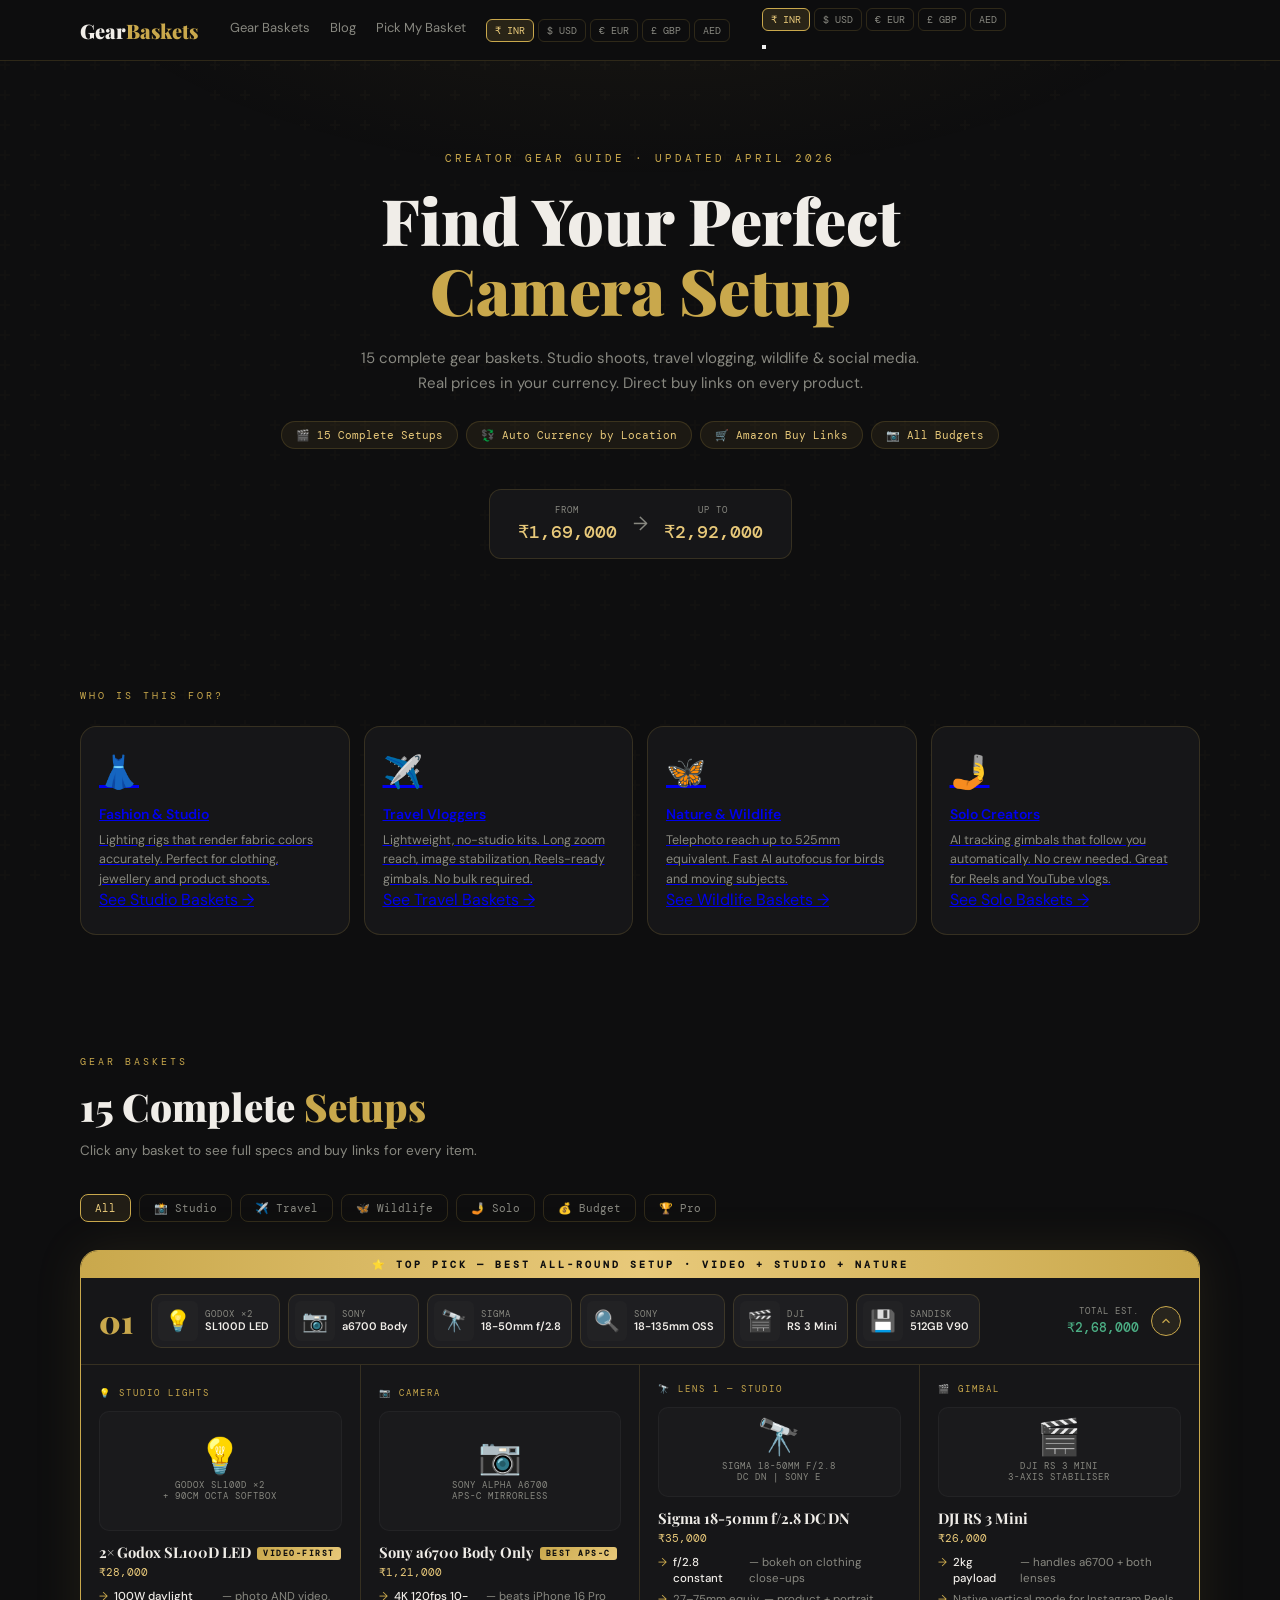
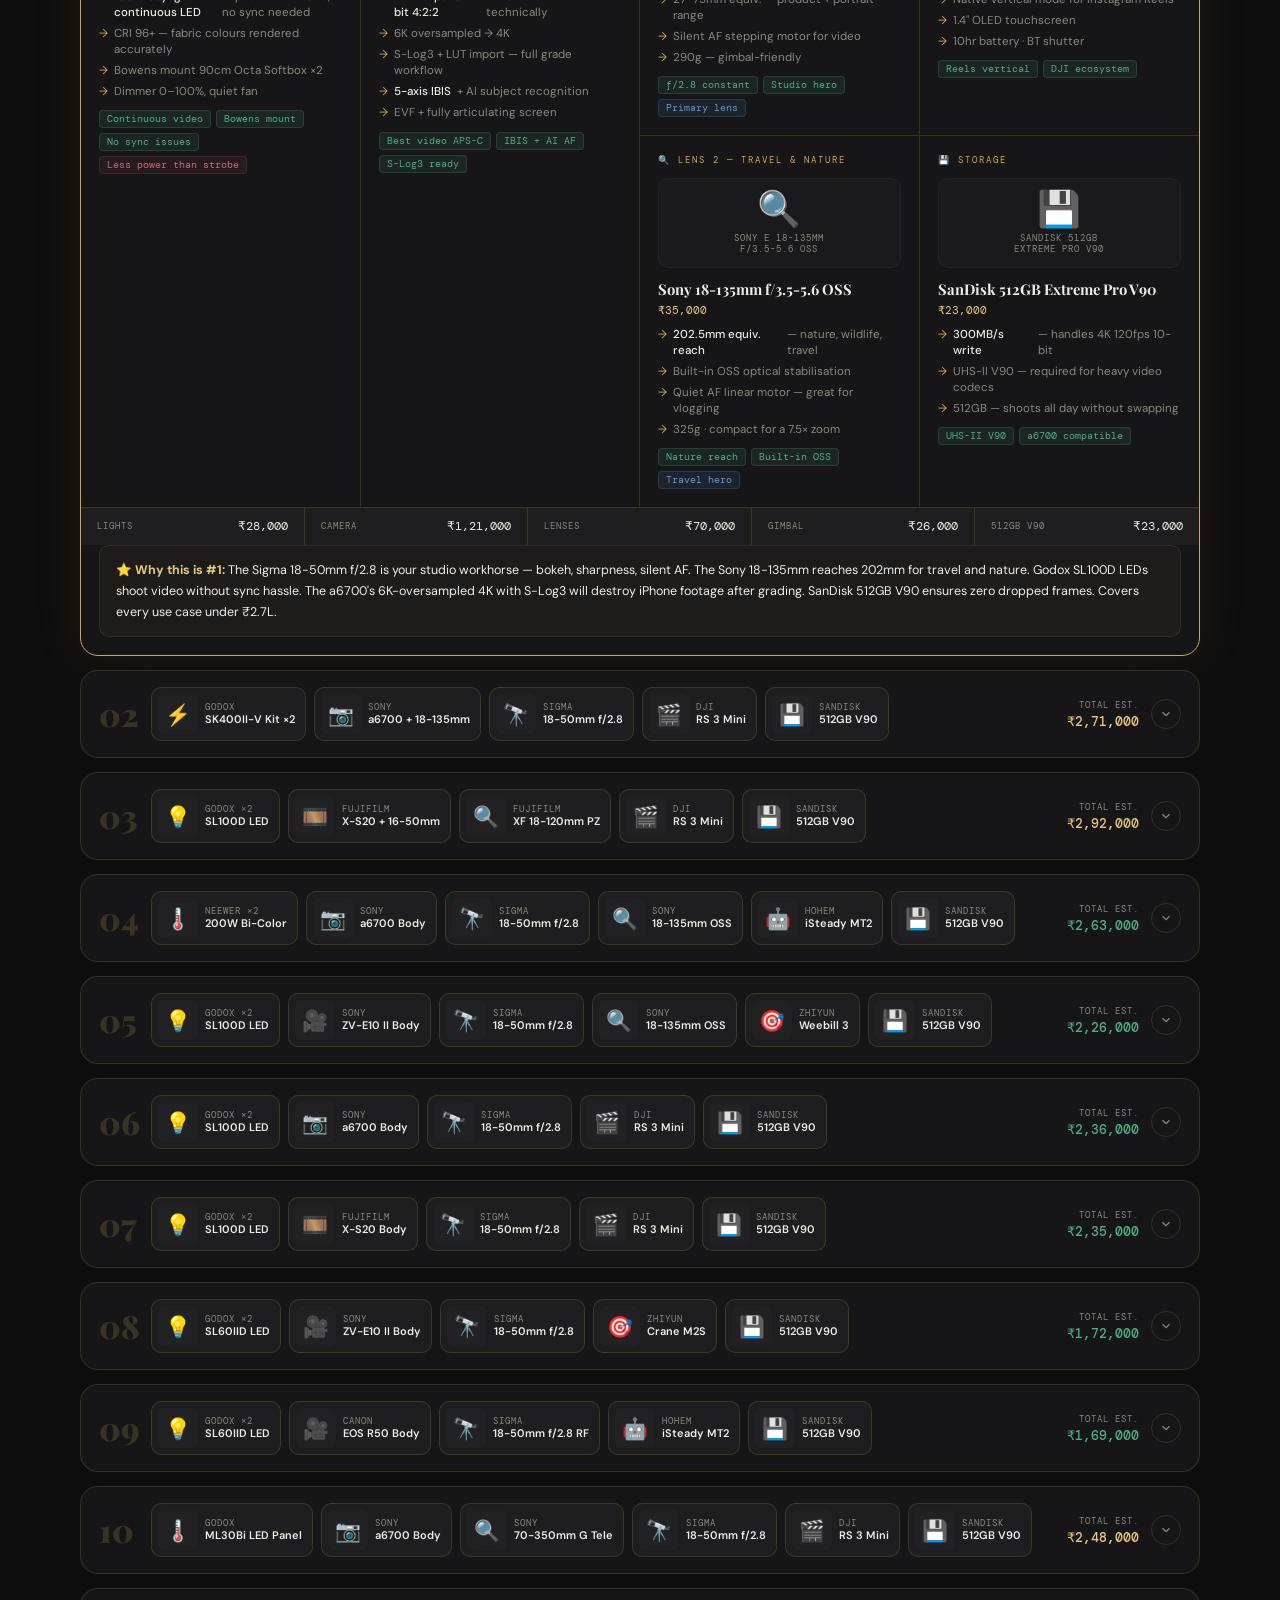
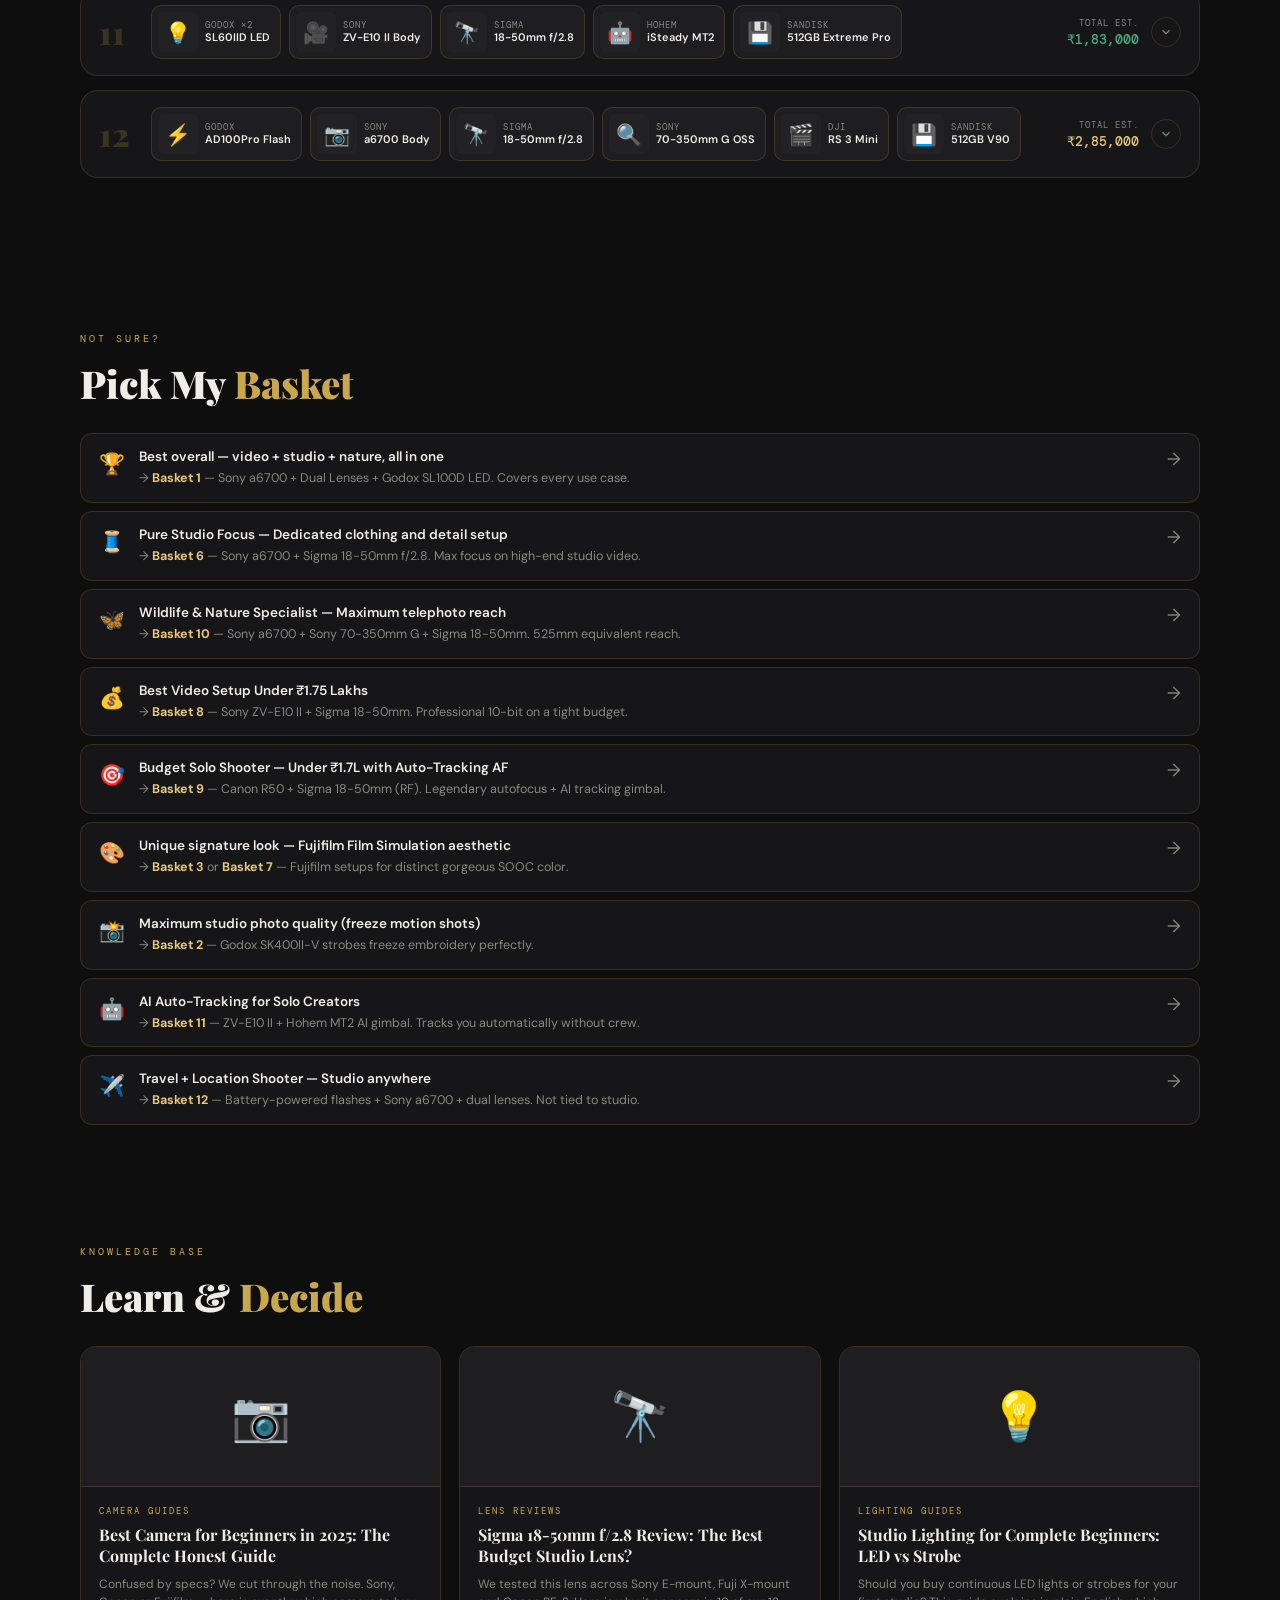
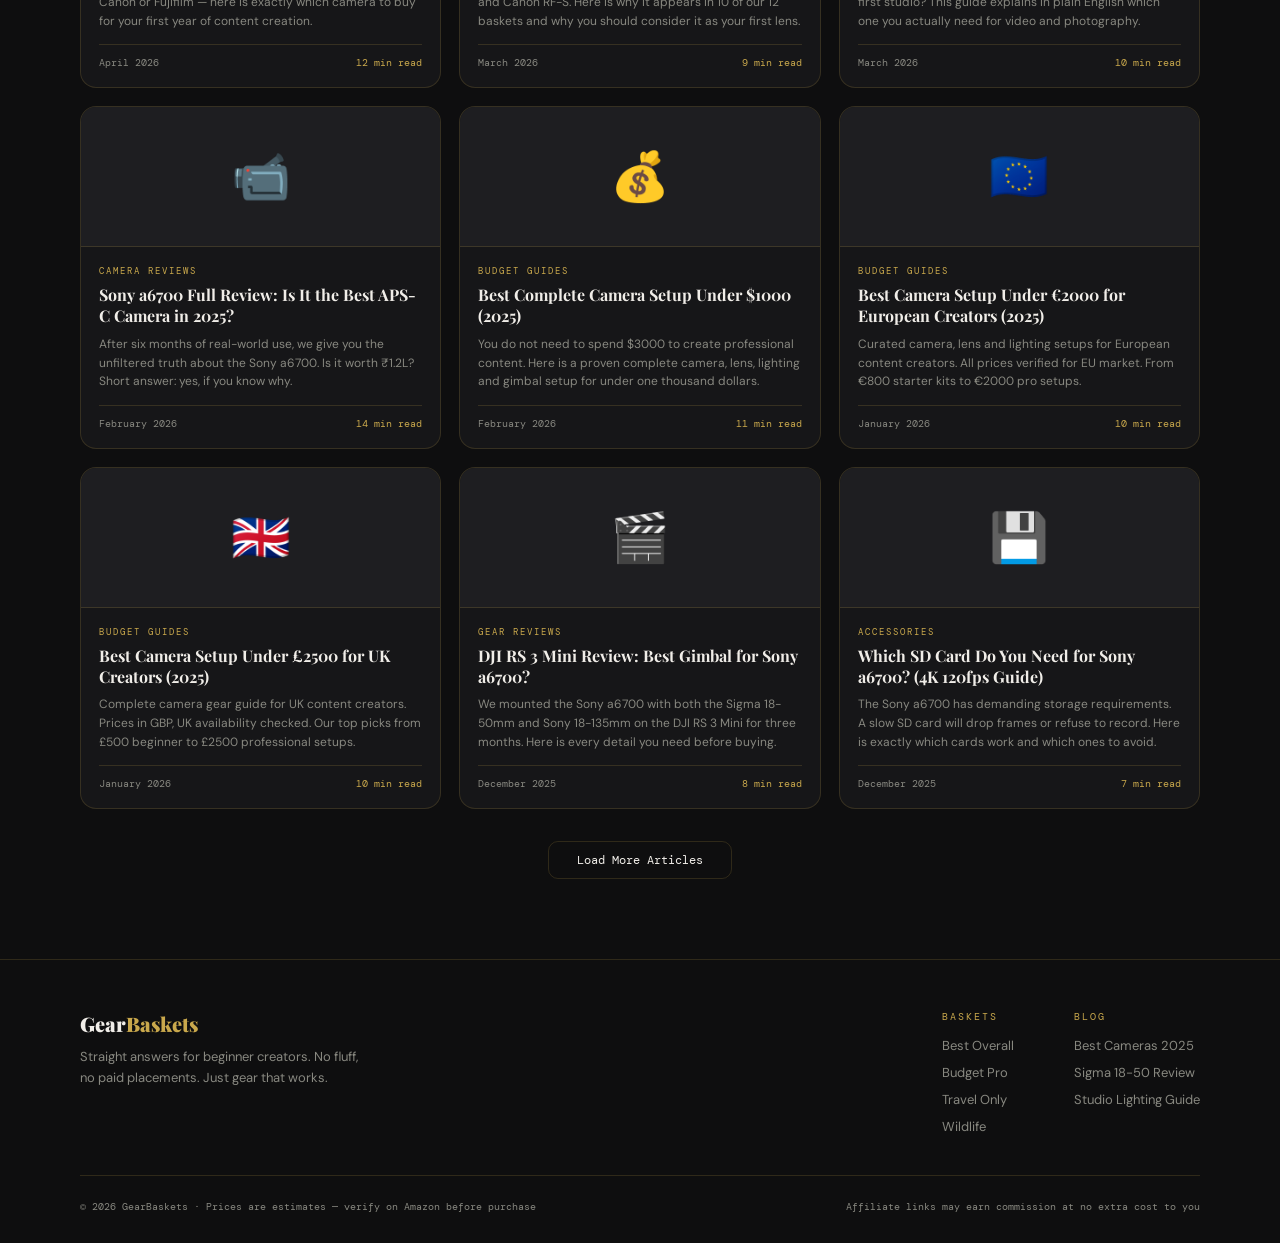
<file: index.html>
<!DOCTYPE html>
<html lang="en">
<head>
<meta charset="UTF-8">
<meta name="viewport" content="width=device-width, initial-scale=1.0">
<title>GearBaskets — Best Camera Setups for Creators 2025 | Studio, Travel, Vlog & Nature</title>
<meta name="description" content="Curated camera gear baskets for every creator budget. Studio photography, travel vlogging, wildlife & nature. 15 complete setups. Live prices in your currency. Buy links included.">
<meta name="keywords" content="best camera setup beginners 2025, camera gear for creators, complete camera kit under 2000 dollars, sony a6700 setup, travel vlogging camera kit, studio photography lighting setup">
<meta name="robots" content="index, follow, max-image-preview:large">
<link rel="canonical" href="https://gearbaskets.com/">
<meta property="og:type" content="website">
<meta property="og:title" content="GearBaskets — Best Camera Setups for Creators 2025">
<meta property="og:description" content="15 curated camera gear baskets. Studio, travel, vlog, wildlife. Live prices in INR, USD, EUR, GBP, AED. Direct Amazon buy links.">
<meta property="og:url" content="https://gearbaskets.com/">
<meta name="twitter:card" content="summary_large_image">
<script type="application/ld+json">
{"@context":"https://schema.org","@type":"WebSite","name":"GearBaskets","url":"https://gearbaskets.com","description":"Curated camera gear recommendations for beginner content creators with live currency conversion and Amazon buy links"}
</script>
<link rel="preconnect" href="https://fonts.googleapis.com">
<link href="https://fonts.googleapis.com/css2?family=Playfair+Display:wght@700;900&family=DM+Sans:wght@300;400;500;600&family=DM+Mono:wght@400;500&display=swap" rel="stylesheet">
<link rel="stylesheet" href="css/style.css">
</head>
<body>

<!-- NAV -->
<nav class="nav" id="topnav">
  <div class="nav-inner">
    <a href="index.html" class="logo">Gear<span>Baskets</span></a>
    <div class="nav-links" id="navLinks">
      <a href="#baskets">Gear Baskets</a>
      <a href="#blogs">Blog</a>
      <a href="#guide">Pick My Basket</a>
      <div class="currency-bar mobile-currency">
        <div class="currency-btns">
          <button class="cur-btn active" data-cur="INR">₹ INR</button>
          <button class="cur-btn" data-cur="USD">$ USD</button>
          <button class="cur-btn" data-cur="EUR">€ EUR</button>
          <button class="cur-btn" data-cur="GBP">£ GBP</button>
          <button class="cur-btn" data-cur="AED">AED</button>
        </div>
      </div>
    </div>
    <div class="nav-right">
      <div class="currency-bar desktop-currency">
        <div class="currency-btns">
          <button class="cur-btn active" data-cur="INR">₹ INR</button>
          <button class="cur-btn" data-cur="USD">$ USD</button>
          <button class="cur-btn" data-cur="EUR">€ EUR</button>
          <button class="cur-btn" data-cur="GBP">£ GBP</button>
          <button class="cur-btn" data-cur="AED">AED</button>
        </div>
      </div>
      <button class="hamburger" id="hamburger" aria-label="Menu">
        <span></span><span></span><span></span>
      </button>
    </div>
  </div>
</nav>

<!-- HERO -->
<section class="hero">
  <div class="hero-eyebrow">Creator Gear Guide · Updated April 2026</div>
  <h1>Find Your Perfect<br><span>Camera Setup</span></h1>
  <p class="hero-sub">15 complete gear baskets. Studio shoots, travel vlogging, wildlife & social media.<br>Real prices in your currency. Direct buy links on every product.</p>
  <div class="hero-pills">
    <div class="pill">🎬 15 Complete Setups</div>
    <div class="pill">💱 Auto Currency by Location</div>
    <div class="pill">🛒 Amazon Buy Links</div>
    <div class="pill">📷 All Budgets</div>
  </div>
  <div class="budget-range-bar">
    <div class="budget-item">
      <span class="budget-from">From</span>
      <span class="budget-val" id="range-from">₹1,69,000</span>
    </div>
    <div class="budget-divider">→</div>
    <div class="budget-item">
      <span class="budget-from">Up to</span>
      <span class="budget-val" id="range-to">₹2,92,000</span>
    </div>
  </div>
</section>

<!-- WHO IS THIS FOR -->
<section class="for-who" id="who">
  <div class="container">
    <div class="section-eyebrow">Who Is This For?</div>
    <div class="for-grid">
      <a href="#baskets" class="for-card" onclick="filterBaskets('studio')">
        <div class="for-icon">👗</div>
        <div class="for-title">Fashion & Studio</div>
        <div class="for-desc">Lighting rigs that render fabric colors accurately. Perfect for clothing, jewellery and product shoots.</div>
        <div class="for-cta">See Studio Baskets →</div>
      </a>
      <a href="#baskets" class="for-card" onclick="filterBaskets('travel')">
        <div class="for-icon">✈️</div>
        <div class="for-title">Travel Vloggers</div>
        <div class="for-desc">Lightweight, no-studio kits. Long zoom reach, image stabilization, Reels-ready gimbals. No bulk required.</div>
        <div class="for-cta">See Travel Baskets →</div>
      </a>
      <a href="#baskets" class="for-card" onclick="filterBaskets('wildlife')">
        <div class="for-icon">🦋</div>
        <div class="for-title">Nature & Wildlife</div>
        <div class="for-desc">Telephoto reach up to 525mm equivalent. Fast AI autofocus for birds and moving subjects.</div>
        <div class="for-cta">See Wildlife Baskets →</div>
      </a>
      <a href="#baskets" class="for-card" onclick="filterBaskets('solo')">
        <div class="for-icon">🤳</div>
        <div class="for-title">Solo Creators</div>
        <div class="for-desc">AI tracking gimbals that follow you automatically. No crew needed. Great for Reels and YouTube vlogs.</div>
        <div class="for-cta">See Solo Baskets →</div>
      </a>
    </div>
  </div>
</section>

<!-- BASKETS -->
<section class="baskets-section" id="baskets">
  <div class="container">
    <div class="section-eyebrow">Gear Baskets</div>
    <h2 class="section-title">15 Complete <span>Setups</span></h2>
    <p class="section-sub">Click any basket to see full specs and buy links for every item.</p>
    <div class="filter-bar">
      <button class="filter-btn active" data-filter="all" onclick="filterBaskets('all')">All</button>
      <button class="filter-btn" data-filter="studio" onclick="filterBaskets('studio')">📸 Studio</button>
      <button class="filter-btn" data-filter="travel" onclick="filterBaskets('travel')">✈️ Travel</button>
      <button class="filter-btn" data-filter="wildlife" onclick="filterBaskets('wildlife')">🦋 Wildlife</button>
      <button class="filter-btn" data-filter="solo" onclick="filterBaskets('solo')">🤳 Solo</button>
      <button class="filter-btn" data-filter="budget" onclick="filterBaskets('budget')">💰 Budget</button>
      <button class="filter-btn" data-filter="pro" onclick="filterBaskets('pro')">🏆 Pro</button>
    </div>
    <div id="baskets-container"></div>
  </div>
</section>

<!-- PICK MY BASKET GUIDE -->
<section class="guide-section" id="guide">
  <div class="container">
    <div class="section-eyebrow">Not Sure?</div>
    <h2 class="section-title">Pick My <span>Basket</span></h2>
    <div class="guide-grid" id="guide-container"></div>
  </div>
</section>

<!-- BLOG -->
<section class="blog-section" id="blogs">
  <div class="container">
    <div class="section-eyebrow">Knowledge Base</div>
    <h2 class="section-title">Learn & <span>Decide</span></h2>
    <div class="blog-grid" id="blog-container"></div>
    <div class="blog-load-more">
      <button class="btn-outline" id="load-more-blogs">Load More Articles</button>
    </div>
  </div>
</section>

<!-- FOOTER -->
<footer class="footer">
  <div class="container">
    <div class="footer-top">
      <div class="footer-brand">
        <div class="logo">Gear<span>Baskets</span></div>
        <p>Straight answers for beginner creators. No fluff, no paid placements. Just gear that works.</p>
      </div>
      <div class="footer-links">
        <div class="footer-col">
          <div class="footer-col-title">Baskets</div>
          <a href="#b1">Best Overall</a>
          <a href="#b5">Budget Pro</a>
          <a href="#b7">Travel Only</a>
          <a href="#b10">Wildlife</a>
        </div>
        <div class="footer-col">
          <div class="footer-col-title">Blog</div>
          <a href="blogs/best-camera-beginners-2025.html">Best Cameras 2025</a>
          <a href="blogs/sigma-18-50-review.html">Sigma 18-50 Review</a>
          <a href="blogs/studio-lighting-beginners.html">Studio Lighting Guide</a>
        </div>
      </div>
    </div>
    <div class="footer-bottom">
      <span>© 2026 GearBaskets · Prices are estimates — verify on Amazon before purchase</span>
      <span>Affiliate links may earn commission at no extra cost to you</span>
    </div>
  </div>
</footer>

<script src="js/currency.js"></script>
<script src="data/baskets.js"></script>
<script src="data/blogs.js"></script>
<script src="js/app.js"></script>
</body>
</html>
</file>
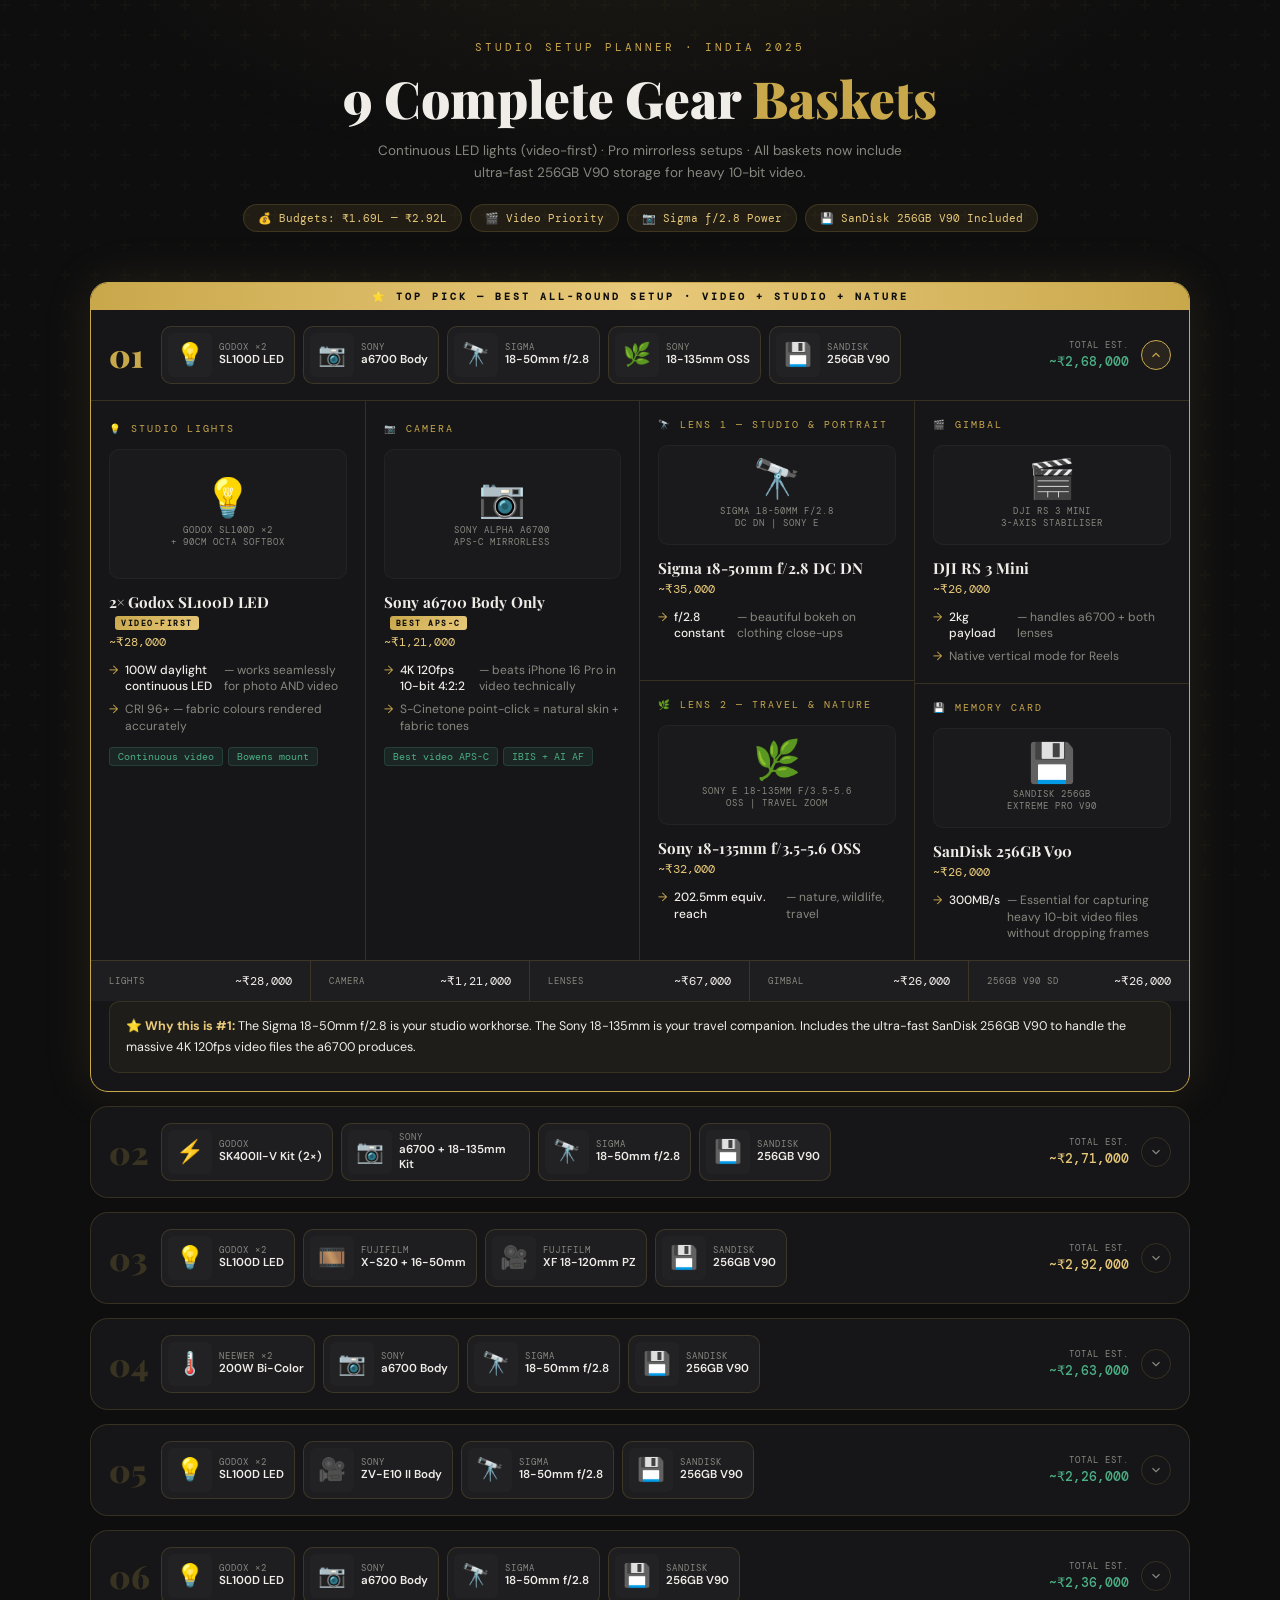
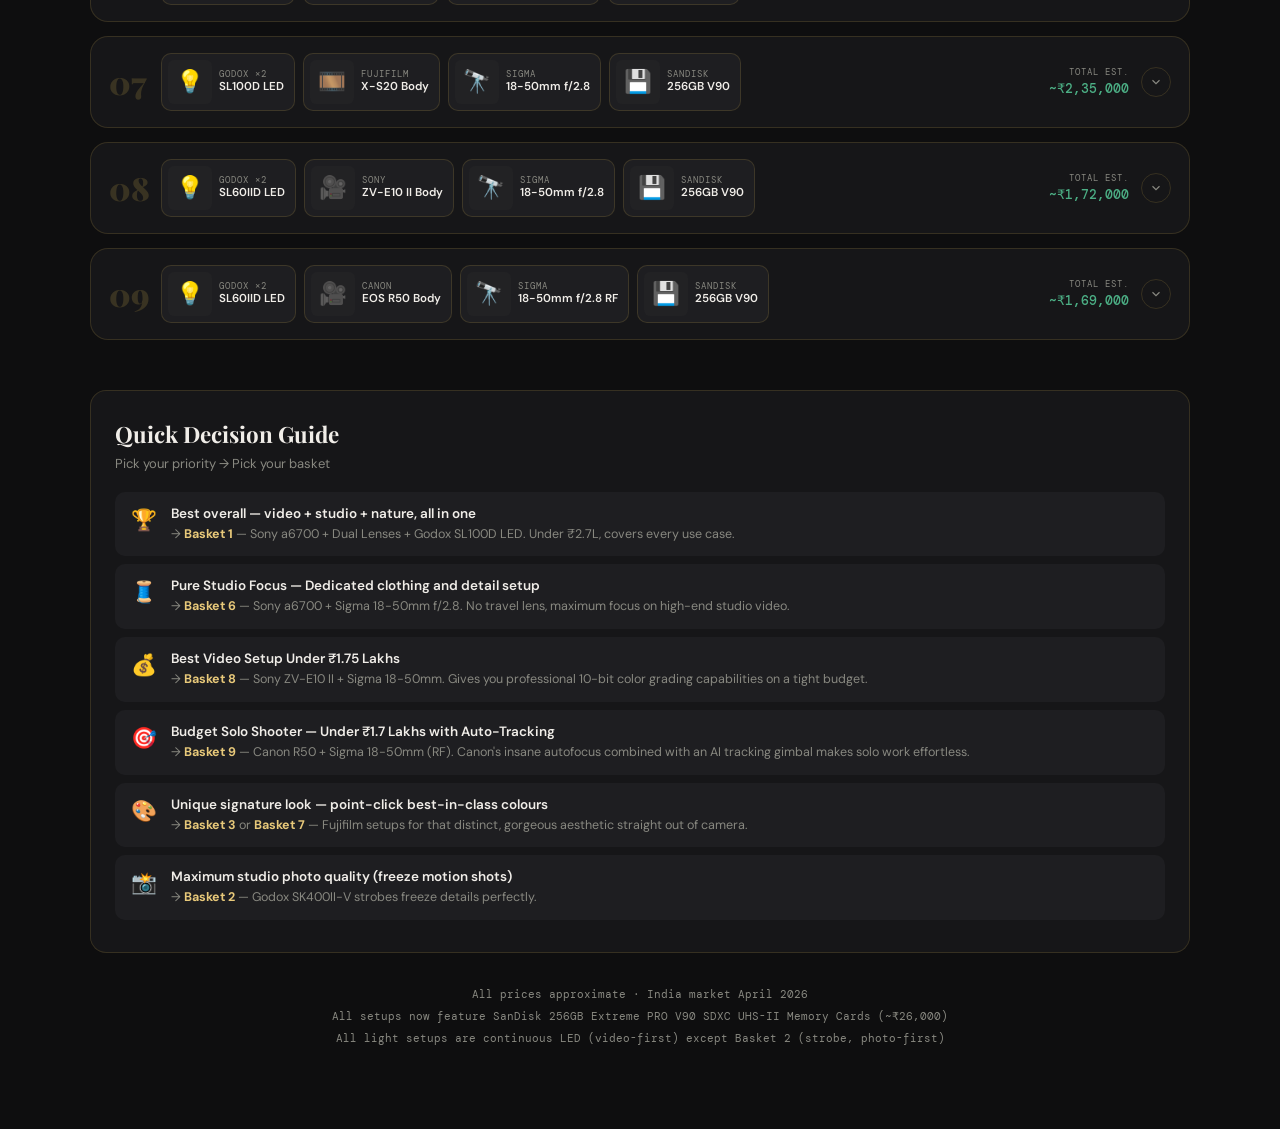
<file: index1.html>
<!DOCTYPE html>
<html lang="en">
<head>
<meta charset="UTF-8">
<meta name="viewport" content="width=device-width, initial-scale=1.0">
<title>Your 9 Gear Baskets — Studio Setup Planner</title>
<link href="https://fonts.googleapis.com/css2?family=Playfair+Display:wght@700;900&family=DM+Sans:wght@300;400;500;600&family=DM+Mono:wght@400;500&display=swap" rel="stylesheet">
<style>
  :root {
    --gold: #C9A84C;
    --gold-light: #E8C97A;
    --dark: #0E0E0F;
    --dark2: #161618;
    --dark3: #1E1E21;
    --border: rgba(201,168,76,0.18);
    --text: #F0EDE8;
    --muted: #888880;
    --green: #4CAF85;
    --red: #CF6679;
    --blue: #5B9BD5;
  }
  * { margin: 0; padding: 0; box-sizing: border-box; }
  body {
    background: var(--dark);
    color: var(--text);
    font-family: 'DM Sans', sans-serif;
    min-height: 100vh;
    overflow-x: hidden;
  }
  body::before {
    content: '';
    position: fixed;
    inset: 0;
    background-image:
      radial-gradient(ellipse 80% 50% at 50% -10%, rgba(201,168,76,0.08) 0%, transparent 60%),
      url("data:image/svg+xml,%3Csvg width='60' height='60' viewBox='0 0 60 60' xmlns='http://www.w3.org/2000/svg'%3E%3Cg fill='none' fill-rule='evenodd'%3E%3Cg fill='%23C9A84C' fill-opacity='0.03'%3E%3Cpath d='M36 34v-4h-2v4h-4v2h4v4h2v-4h4v-2h-4zm0-30V0h-2v4h-4v2h4v4h2V6h4V4h-4zM6 34v-4H4v4H0v2h4v4h2v-4h4v-2H6zM6 4V0H4v4H0v2h4v4h2V6h4V4H6z'/%3E%3C/g%3E%3C/g%3E%3C/svg%3E");
    pointer-events: none;
    z-index: 0;
  }
  .container {
    position: relative;
    z-index: 1;
    max-width: 1140px;
    margin: 0 auto;
    padding: 40px 20px 80px;
  }
  header { text-align: center; margin-bottom: 50px; }
  .eyebrow {
    font-family: 'DM Mono', monospace;
    font-size: 11px;
    letter-spacing: 3px;
    text-transform: uppercase;
    color: var(--gold);
    margin-bottom: 16px;
    display: block;
  }
  h1 {
    font-family: 'Playfair Display', serif;
    font-size: clamp(1.8rem, 5vw, 3.2rem);
    font-weight: 900;
    line-height: 1.1;
  }
  h1 span { color: var(--gold); }
  .subtitle {
    margin-top: 14px;
    color: var(--muted);
    font-size: 13.5px;
    line-height: 1.6;
    max-width: 560px;
    margin-left: auto;
    margin-right: auto;
  }
  .pills { display: flex; gap: 8px; justify-content: center; flex-wrap: wrap; margin-top: 20px; }
  .pill {
    display: inline-flex;
    align-items: center;
    gap: 6px;
    background: rgba(201,168,76,0.1);
    border: 1px solid var(--border);
    border-radius: 100px;
    padding: 6px 14px;
    font-family: 'DM Mono', monospace;
    font-size: 11px;
    color: var(--gold-light);
  }

  .prod-svg {
    width: 100%;
    height: 100%;
    display: flex;
    align-items: center;
    justify-content: center;
    flex-direction: column;
    gap: 6px;
  }
  .prod-svg .icon { font-size: 2.4rem; line-height: 1; }
  .prod-svg .lbl { font-family: 'DM Mono', monospace; font-size: 9px; color: var(--muted); letter-spacing: 1px; text-transform: uppercase; text-align: center; padding: 0 4px; }
  .thumb-svg {
    width: 44px; height: 44px;
    background: #222224;
    border-radius: 6px;
    display: flex;
    align-items: center;
    justify-content: center;
    font-size: 1.4rem;
    flex-shrink: 0;
  }

  .basket {
    background: var(--dark2);
    border: 1px solid var(--border);
    border-radius: 18px;
    margin-bottom: 14px;
    overflow: hidden;
    transition: border-color 0.3s, box-shadow 0.3s;
  }
  .basket.top-pick {
    border-color: var(--gold);
    box-shadow: 0 0 50px rgba(201,168,76,0.12);
  }
  .basket:hover { border-color: rgba(201,168,76,0.5); box-shadow: 0 0 30px rgba(201,168,76,0.07); }
  .basket.expanded { border-color: var(--gold); }

  .ribbon {
    background: linear-gradient(90deg, #C9A84C, #E8C97A, #C9A84C);
    color: #0E0E0F;
    font-family: 'DM Mono', monospace;
    font-size: 10px;
    font-weight: 700;
    letter-spacing: 3px;
    text-transform: uppercase;
    text-align: center;
    padding: 7px;
    cursor: pointer;
  }

  .basket-header {
    display: flex;
    align-items: center;
    gap: 12px;
    padding: 16px 18px;
    cursor: pointer;
    user-select: none;
  }
  .basket-num {
    font-family: 'Playfair Display', serif;
    font-size: 2rem;
    font-weight: 900;
    color: rgba(201,168,76,0.2);
    line-height: 1;
    width: 40px;
    flex-shrink: 0;
  }
  .basket.expanded .basket-num,
  .basket.top-pick .basket-num { color: var(--gold); }

  .thumb-strip {
    display: flex;
    gap: 8px;
    flex: 1;
    align-items: center;
    flex-wrap: wrap;
    min-width: 0;
    overflow: hidden;
  }
  .thumb-item {
    display: flex;
    align-items: center;
    gap: 7px;
    background: var(--dark3);
    border: 1px solid var(--border);
    border-radius: 10px;
    padding: 6px 10px 6px 6px;
    min-width: 0;
    flex-shrink: 0;
  }
  .thumb-brand { font-family: 'DM Mono', monospace; font-size: 9px; letter-spacing: 1px; text-transform: uppercase; color: var(--muted); }
  .thumb-name { font-size: 11.5px; font-weight: 600; color: var(--text); line-height: 1.25; max-width: 120px; }

  .header-right { display: flex; align-items: center; gap: 12px; margin-left: auto; flex-shrink: 0; }
  .total-box { text-align: right; }
  .total-label { font-size: 9px; color: var(--muted); font-family: 'DM Mono', monospace; text-transform: uppercase; letter-spacing: 1px; }
  .total-amount { font-family: 'DM Mono', monospace; font-size: 13px; font-weight: 500; margin-top: 2px; white-space: nowrap; }
  .total-amount.green { color: var(--green); }
  .total-amount.amber { color: var(--gold-light); }

  .chevron {
    width: 30px; height: 30px;
    border-radius: 50%;
    border: 1px solid var(--border);
    display: flex; align-items: center; justify-content: center;
    transition: transform 0.3s, background 0.2s, border-color 0.2s;
    flex-shrink: 0;
  }
  .chevron svg { stroke: var(--muted); fill: none; stroke-width: 2; width: 14px; height: 14px; transition: stroke 0.2s; }
  .basket.expanded .chevron { transform: rotate(180deg); background: rgba(201,168,76,0.1); border-color: var(--gold); }
  .basket.expanded .chevron svg { stroke: var(--gold); }

  .basket-detail { display: none; border-top: 1px solid var(--border); }
  .basket.expanded .basket-detail { display: block; }

  .detail-grid {
    display: grid;
    grid-template-columns: 1fr 1fr 1fr 1fr;
    gap: 0;
  }
  
  .detail-col {
    padding: 22px 18px;
    border-right: 1px solid var(--border);
  }
  .detail-col:last-child { border-right: none; }
  .detail-col.lens-pair {
    display: flex;
    flex-direction: column;
    gap: 0;
    padding: 0;
  }
  .lens-half { padding: 18px 18px; flex: 1; }
  .lens-half:first-child { border-bottom: 1px solid var(--border); }

  .detail-cat {
    font-family: 'DM Mono', monospace;
    font-size: 9.5px;
    letter-spacing: 2px;
    text-transform: uppercase;
    color: var(--gold);
    margin-bottom: 14px;
    display: flex;
    align-items: center;
    gap: 6px;
  }

  .prod-img-wrap {
    width: 100%;
    height: 130px;
    background: #1a1a1c;
    border-radius: 10px;
    display: flex;
    align-items: center;
    justify-content: center;
    margin-bottom: 14px;
    overflow: hidden;
    border: 1px solid rgba(255,255,255,0.04);
  }
  .lens-half .prod-img-wrap { height: 100px; }

  .prod-name {
    font-family: 'Playfair Display', serif;
    font-size: 0.95rem;
    font-weight: 700;
    line-height: 1.25;
    margin-bottom: 4px;
  }
  .prod-price {
    font-family: 'DM Mono', monospace;
    font-size: 11.5px;
    color: var(--gold-light);
    margin-bottom: 12px;
  }
  .specs { list-style: none; display: flex; flex-direction: column; gap: 6px; }
  .specs li {
    font-size: 12px;
    color: var(--muted);
    display: flex;
    gap: 7px;
    line-height: 1.4;
  }
  .specs li::before { content: '→'; color: var(--gold); flex-shrink: 0; }
  .specs li strong { color: var(--text); font-weight: 500; }

  .tags { display: flex; flex-wrap: wrap; gap: 5px; margin-top: 12px; }
  .tag { font-size: 10px; padding: 2px 8px; border-radius: 4px; font-family: 'DM Mono', monospace; }
  .tag.pro { background: rgba(76,175,133,0.1); color: var(--green); border: 1px solid rgba(76,175,133,0.2); }
  .tag.con { background: rgba(207,102,121,0.08); color: var(--red); border: 1px solid rgba(207,102,121,0.15); }
  .tag.info { background: rgba(91,155,213,0.1); color: var(--blue); border: 1px solid rgba(91,155,213,0.2); }

  .budget-row {
    display: grid;
    grid-template-columns: 1fr 1fr 1fr 1fr 1fr;
    background: var(--dark3);
    border-top: 1px solid var(--border);
  }
  
  .bc { padding: 12px 18px; border-right: 1px solid var(--border); display: flex; justify-content: space-between; align-items: center; gap: 8px; }
  .bc:last-child { border-right: none; }
  .bc-lbl { font-family: 'DM Mono', monospace; font-size: 9px; text-transform: uppercase; letter-spacing: 1px; color: var(--muted); }
  .bc-val { font-family: 'DM Mono', monospace; font-size: 12px; color: var(--text); white-space: nowrap; }

  .verdict {
    margin: 0 18px 18px;
    padding: 14px 16px;
    border-radius: 10px;
    background: rgba(201,168,76,0.05);
    border: 1px solid rgba(201,168,76,0.14);
    font-size: 12.5px;
    color: var(--text);
    line-height: 1.65;
  }
  .verdict strong { color: var(--gold-light); }

  .badge {
    display: inline-block;
    background: linear-gradient(135deg, #C9A84C, #E8C97A);
    color: #0E0E0F;
    font-size: 8px;
    font-weight: 700;
    letter-spacing: 1.5px;
    text-transform: uppercase;
    font-family: 'DM Mono', monospace;
    padding: 2px 6px;
    border-radius: 3px;
    margin-left: 6px;
    vertical-align: middle;
  }

  .guide {
    margin-top: 50px;
    background: var(--dark2);
    border: 1px solid var(--border);
    border-radius: 16px;
    padding: 28px 24px 24px;
  }
  .guide h2 {
    font-family: 'Playfair Display', serif;
    font-size: 1.4rem;
    margin-bottom: 6px;
  }
  .guide-sub { color: var(--muted); font-size: 13px; margin-bottom: 20px; }
  .guide-row {
    display: flex;
    align-items: flex-start;
    gap: 14px;
    padding: 13px 16px;
    border-radius: 10px;
    background: var(--dark3);
    margin-bottom: 8px;
  }
  .guide-icon { font-size: 1.3rem; flex-shrink: 0; margin-top: 1px; }
  .guide-title { font-weight: 600; font-size: 13.5px; margin-bottom: 3px; }
  .guide-desc { color: var(--muted); font-size: 12.5px; line-height: 1.5; }
  .guide-desc strong { color: var(--gold-light); }

  .footer-note {
    display: block;
    text-align: center;
    margin-top: 30px;
    color: var(--muted);
    font-size: 11px;
    font-family: 'DM Mono', monospace;
    line-height: 2;
  }

  @media(max-width: 960px) {
    .detail-grid { grid-template-columns: 1fr 1fr; }
    .detail-col { border-bottom: 1px solid var(--border); }
    .detail-col:nth-child(even) { border-right: none; }
    .detail-col.lens-pair { grid-column: span 2; flex-direction: row; }
    .lens-half { flex: 1; }
    .lens-half:first-child { border-bottom: none; border-right: 1px solid var(--border); }
    .budget-row { grid-template-columns: 1fr 1fr 1fr; }
    .bc:nth-child(3) { border-right: none; }
    .bc:nth-child(4), .bc:nth-child(5) { border-top: 1px solid var(--border); }
    .bc:nth-child(5) { border-right: none; }
  }

  @media(max-width: 700px) {
    .thumb-strip { display: none; }
    .basket-header { gap: 10px; padding: 14px 14px; }
    .basket-num { font-size: 1.5rem; width: 32px; }
    .header-right { gap: 8px; }
    .total-amount { font-size: 12px; }
  }

  @media(max-width: 600px) {
    .detail-grid { grid-template-columns: 1fr; }
    .detail-col { border-right: none; border-bottom: 1px solid var(--border); }
    .detail-col.lens-pair { grid-column: span 1; flex-direction: column; }
    .lens-half:first-child { border-right: none; border-bottom: 1px solid var(--border); }
    .budget-row { grid-template-columns: 1fr 1fr; }
    .bc:nth-child(2) { border-right: none; }
    .bc:nth-child(3), .bc:nth-child(4), .bc:nth-child(5) { border-top: 1px solid var(--border); }
    .bc:nth-child(4) { border-right: none; }
    .container { padding: 24px 14px 60px; }
    h1 { font-size: 1.6rem; }
    .pill { font-size: 10px; padding: 5px 10px; }
    .prod-img-wrap { height: 100px; }
    .lens-half .prod-img-wrap { height: 80px; }
  }

  @media(max-width: 400px) {
    .budget-row { grid-template-columns: 1fr; }
    .bc { border-right: none; border-bottom: 1px solid var(--border); }
    .bc:last-child { border-bottom: none; }
  }
</style>
</head>
<body>
<div class="container">

<header>
  <span class="eyebrow">Studio Setup Planner · India 2025</span>
  <h1>9 Complete Gear <span>Baskets</span></h1>
  <p class="subtitle">Continuous LED lights (video-first) · Pro mirrorless setups · All baskets now include ultra-fast 256GB V90 storage for heavy 10-bit video.</p>
  <div class="pills">
    <div class="pill">💰 Budgets: ₹1.69L — ₹2.92L</div>
    <div class="pill">🎬 Video Priority</div>
    <div class="pill">📷 Sigma f/2.8 Power</div>
    <div class="pill">💾 SanDisk 256GB V90 Included</div>
  </div>
</header>

<div class="basket top-pick expanded" id="b1">
  <div class="ribbon" onclick="toggle('b1')">⭐ TOP PICK — Best All-Round Setup · Video + Studio + Nature</div>
  <div class="basket-header" onclick="toggle('b1')">
    <div class="basket-num">01</div>
    <div class="thumb-strip">
      <div class="thumb-item"><div class="thumb-svg">💡</div><div><div class="thumb-brand">Godox ×2</div><div class="thumb-name">SL100D LED</div></div></div>
      <div class="thumb-item"><div class="thumb-svg">📷</div><div><div class="thumb-brand">Sony</div><div class="thumb-name">a6700 Body</div></div></div>
      <div class="thumb-item"><div class="thumb-svg">🔭</div><div><div class="thumb-brand">Sigma</div><div class="thumb-name">18-50mm f/2.8</div></div></div>
      <div class="thumb-item"><div class="thumb-svg">🌿</div><div><div class="thumb-brand">Sony</div><div class="thumb-name">18-135mm OSS</div></div></div>
      <div class="thumb-item"><div class="thumb-svg">💾</div><div><div class="thumb-brand">SanDisk</div><div class="thumb-name">256GB V90</div></div></div>
    </div>
    <div class="header-right">
      <div class="total-box">
        <div class="total-label">Total Est.</div>
        <div class="total-amount green">~₹2,68,000</div>
      </div>
      <div class="chevron"><svg viewBox="0 0 24 24"><polyline points="6 9 12 15 18 9"/></svg></div>
    </div>
  </div>
  <div class="basket-detail">
    <div class="detail-grid">
      <div class="detail-col">
        <div class="detail-cat">💡 Studio Lights</div>
        <div class="prod-img-wrap"><div class="prod-svg"><div class="icon">💡</div><div class="lbl">Godox SL100D ×2<br>+ 90cm Octa Softbox</div></div></div>
        <div class="prod-name">2× Godox SL100D LED<span class="badge">Video-First</span></div>
        <div class="prod-price">~₹28,000</div>
        <ul class="specs">
          <li><strong>100W daylight continuous LED</strong> — works seamlessly for photo AND video</li>
          <li>CRI 96+ — fabric colours rendered accurately</li>
        </ul>
        <div class="tags"><span class="tag pro">Continuous video</span><span class="tag pro">Bowens mount</span></div>
      </div>
      <div class="detail-col">
        <div class="detail-cat">📷 Camera</div>
        <div class="prod-img-wrap"><div class="prod-svg"><div class="icon">📷</div><div class="lbl">Sony Alpha a6700<br>APS-C Mirrorless</div></div></div>
        <div class="prod-name">Sony a6700 Body Only<span class="badge">Best APS-C</span></div>
        <div class="prod-price">~₹1,21,000</div>
        <ul class="specs">
          <li><strong>4K 120fps 10-bit 4:2:2</strong> — beats iPhone 16 Pro in video technically</li>
          <li>S-Cinetone point-click = natural skin + fabric tones</li>
        </ul>
        <div class="tags"><span class="tag pro">Best video APS-C</span><span class="tag pro">IBIS + AI AF</span></div>
      </div>
      <div class="detail-col lens-pair">
        <div class="lens-half">
          <div class="detail-cat">🔭 Lens 1 — Studio & Portrait</div>
          <div class="prod-img-wrap"><div class="prod-svg"><div class="icon">🔭</div><div class="lbl">Sigma 18-50mm f/2.8<br>DC DN | Sony E</div></div></div>
          <div class="prod-name">Sigma 18-50mm f/2.8 DC DN</div>
          <div class="prod-price">~₹35,000</div>
          <ul class="specs">
            <li><strong>f/2.8 constant</strong> — beautiful bokeh on clothing close-ups</li>
          </ul>
        </div>
        <div class="lens-half">
          <div class="detail-cat">🌿 Lens 2 — Travel & Nature</div>
          <div class="prod-img-wrap"><div class="prod-svg"><div class="icon">🌿</div><div class="lbl">Sony E 18-135mm f/3.5-5.6<br>OSS | Travel Zoom</div></div></div>
          <div class="prod-name">Sony 18-135mm f/3.5-5.6 OSS</div>
          <div class="prod-price">~₹32,000</div>
          <ul class="specs">
            <li><strong>202.5mm equiv. reach</strong> — nature, wildlife, travel</li>
          </ul>
        </div>
      </div>
      <div class="detail-col lens-pair">
        <div class="lens-half">
          <div class="detail-cat">🎬 Gimbal</div>
          <div class="prod-img-wrap"><div class="prod-svg"><div class="icon">🎬</div><div class="lbl">DJI RS 3 Mini<br>3-Axis Stabiliser</div></div></div>
          <div class="prod-name">DJI RS 3 Mini</div>
          <div class="prod-price">~₹26,000</div>
          <ul class="specs">
            <li><strong>2kg payload</strong> — handles a6700 + both lenses</li>
            <li>Native vertical mode for Reels</li>
          </ul>
        </div>
        <div class="lens-half">
          <div class="detail-cat">💾 Memory Card</div>
          <div class="prod-img-wrap"><div class="prod-svg"><div class="icon">💾</div><div class="lbl">SanDisk 256GB<br>Extreme Pro V90</div></div></div>
          <div class="prod-name">SanDisk 256GB V90</div>
          <div class="prod-price">~₹26,000</div>
          <ul class="specs">
            <li><strong>300MB/s</strong> — Essential for capturing heavy 10-bit video files without dropping frames</li>
          </ul>
        </div>
      </div>
    </div>
    <div class="budget-row">
      <div class="bc"><span class="bc-lbl">Lights</span><span class="bc-val">~₹28,000</span></div>
      <div class="bc"><span class="bc-lbl">Camera</span><span class="bc-val">~₹1,21,000</span></div>
      <div class="bc"><span class="bc-lbl">Lenses</span><span class="bc-val">~₹67,000</span></div>
      <div class="bc"><span class="bc-lbl">Gimbal</span><span class="bc-val">~₹26,000</span></div>
      <div class="bc"><span class="bc-lbl">256GB V90 SD</span><span class="bc-val">~₹26,000</span></div>
    </div>
    <div class="verdict">
      <strong>⭐ Why this is #1:</strong> The Sigma 18-50mm f/2.8 is your studio workhorse. The Sony 18-135mm is your travel companion. Includes the ultra-fast SanDisk 256GB V90 to handle the massive 4K 120fps video files the a6700 produces.
    </div>
  </div>
</div>

<div class="basket" id="b2">
  <div class="basket-header" onclick="toggle('b2')">
    <div class="basket-num">02</div>
    <div class="thumb-strip">
      <div class="thumb-item"><div class="thumb-svg">⚡</div><div><div class="thumb-brand">Godox</div><div class="thumb-name">SK400II-V Kit (2×)</div></div></div>
      <div class="thumb-item"><div class="thumb-svg">📷</div><div><div class="thumb-brand">Sony</div><div class="thumb-name">a6700 + 18-135mm Kit</div></div></div>
      <div class="thumb-item"><div class="thumb-svg">🔭</div><div><div class="thumb-brand">Sigma</div><div class="thumb-name">18-50mm f/2.8</div></div></div>
      <div class="thumb-item"><div class="thumb-svg">💾</div><div><div class="thumb-brand">SanDisk</div><div class="thumb-name">256GB V90</div></div></div>
    </div>
    <div class="header-right">
      <div class="total-box"><div class="total-label">Total Est.</div><div class="total-amount amber">~₹2,71,000</div></div>
      <div class="chevron"><svg viewBox="0 0 24 24"><polyline points="6 9 12 15 18 9"/></svg></div>
    </div>
  </div>
  <div class="basket-detail">
    <div class="detail-grid">
      <div class="detail-col">
        <div class="detail-cat">⚡ Studio Lights</div>
        <div class="prod-img-wrap"><div class="prod-svg"><div class="icon">⚡</div><div class="lbl">Godox SK400II-V<br>400Ws Strobe ×2</div></div></div>
        <div class="prod-name">Godox SK400II-V 2-Light Kit</div>
        <div class="prod-price">~₹38,000</div>
        <ul class="specs">
          <li><strong>400Ws strobe</strong> — freezes all motion on fabric</li>
        </ul>
      </div>
      <div class="detail-col">
        <div class="detail-cat">📷 Camera</div>
        <div class="prod-img-wrap"><div class="prod-svg"><div class="icon">📷</div><div class="lbl">Sony a6700<br>+ 18-135mm Kit</div></div></div>
        <div class="prod-name">Sony a6700 + 18-135mm Kit</div>
        <div class="prod-price">~₹1,46,000</div>
      </div>
      <div class="detail-col lens-pair">
        <div class="lens-half">
          <div class="detail-cat">🌿 Lens 1 (in kit)</div>
          <div class="prod-name">Sony 18-135mm f/3.5-5.6 OSS</div>
        </div>
        <div class="lens-half">
          <div class="detail-cat">🔭 Lens 2 (add-on)</div>
          <div class="prod-name">Sigma 18-50mm f/2.8</div>
          <div class="prod-price">~₹35,000</div>
        </div>
      </div>
      <div class="detail-col lens-pair">
        <div class="lens-half">
          <div class="detail-cat">🎬 Gimbal</div>
          <div class="prod-name">DJI RS 3 Mini</div>
          <div class="prod-price">~₹26,000</div>
        </div>
        <div class="lens-half">
          <div class="detail-cat">💾 Memory Card</div>
          <div class="prod-name">SanDisk 256GB V90</div>
          <div class="prod-price">~₹26,000</div>
          <ul class="specs"><li><strong>300MB/s</strong> speeds to handle heavy bursts and high-res video</li></ul>
        </div>
      </div>
    </div>
    <div class="budget-row">
      <div class="bc"><span class="bc-lbl">Lights</span><span class="bc-val">~₹38,000</span></div>
      <div class="bc"><span class="bc-lbl">Cam+Lens</span><span class="bc-val">~₹1,46,000</span></div>
      <div class="bc"><span class="bc-lbl">Sigma Lens</span><span class="bc-val">~₹35,000</span></div>
      <div class="bc"><span class="bc-lbl">Gimbal</span><span class="bc-val">~₹26,000</span></div>
      <div class="bc"><span class="bc-lbl">256GB V90 SD</span><span class="bc-val">~₹26,000</span></div>
    </div>
    <div class="verdict"><strong>Verdict:</strong> Strobe kit gives maximum photo quality for fabric — embroidery frozen perfectly. V90 card ensures heavy RAW burst photography doesn't choke the camera buffer.</div>
  </div>
</div>

<div class="basket" id="b3">
  <div class="basket-header" onclick="toggle('b3')">
    <div class="basket-num">03</div>
    <div class="thumb-strip">
      <div class="thumb-item"><div class="thumb-svg">💡</div><div><div class="thumb-brand">Godox ×2</div><div class="thumb-name">SL100D LED</div></div></div>
      <div class="thumb-item"><div class="thumb-svg">🎞️</div><div><div class="thumb-brand">Fujifilm</div><div class="thumb-name">X-S20 + 16-50mm</div></div></div>
      <div class="thumb-item"><div class="thumb-svg">🎥</div><div><div class="thumb-brand">Fujifilm</div><div class="thumb-name">XF 18-120mm PZ</div></div></div>
      <div class="thumb-item"><div class="thumb-svg">💾</div><div><div class="thumb-brand">SanDisk</div><div class="thumb-name">256GB V90</div></div></div>
    </div>
    <div class="header-right">
      <div class="total-box"><div class="total-label">Total Est.</div><div class="total-amount amber">~₹2,92,000</div></div>
      <div class="chevron"><svg viewBox="0 0 24 24"><polyline points="6 9 12 15 18 9"/></svg></div>
    </div>
  </div>
  <div class="basket-detail">
    <div class="detail-grid">
      <div class="detail-col">
        <div class="detail-cat">💡 Studio Lights</div>
        <div class="prod-img-wrap"><div class="prod-svg"><div class="icon">💡</div><div class="lbl">Godox SL100D ×2</div></div></div>
        <div class="prod-name">2× Godox SL100D</div>
        <div class="prod-price">~₹28,000</div>
      </div>
      <div class="detail-col">
        <div class="detail-cat">🎞️ Camera</div>
        <div class="prod-img-wrap"><div class="prod-svg"><div class="icon">🎞️</div><div class="lbl">Fujifilm X-S20</div></div></div>
        <div class="prod-name">Fujifilm X-S20 + 16-50mm<span class="badge">Best Colors</span></div>
        <div class="prod-price">~₹1,57,000 (kit)</div>
        <ul class="specs">
          <li><strong>Film Simulations</strong> — unique signature look</li>
        </ul>
      </div>
      <div class="detail-col lens-pair">
        <div class="lens-half">
          <div class="detail-cat">🔭 Lens 1 (in kit)</div>
          <div class="prod-name">Fujifilm XC 16-50mm</div>
        </div>
        <div class="lens-half">
          <div class="detail-cat">🎥 Lens 2 — Nature</div>
          <div class="prod-name">Fujifilm XF 18-120mm f/4 PZ</div>
          <div class="prod-price">~₹65,000</div>
        </div>
      </div>
      <div class="detail-col lens-pair">
        <div class="lens-half">
          <div class="detail-cat">🎬 Gimbal</div>
          <div class="prod-name">DJI RS 3 Mini</div>
          <div class="prod-price">~₹26,000</div>
        </div>
        <div class="lens-half">
          <div class="detail-cat">💾 Memory Card</div>
          <div class="prod-name">SanDisk 256GB V90</div>
          <div class="prod-price">~₹26,000</div>
          <ul class="specs"><li><strong>300MB/s</strong> — Required for Fuji's All-Intra heavy video formats</li></ul>
        </div>
      </div>
    </div>
    <div class="budget-row">
      <div class="bc"><span class="bc-lbl">Lights</span><span class="bc-val">~₹28,000</span></div>
      <div class="bc"><span class="bc-lbl">Cam+Lens</span><span class="bc-val">~₹1,57,000</span></div>
      <div class="bc"><span class="bc-lbl">XF Zoom</span><span class="bc-val">~₹65,000</span></div>
      <div class="bc"><span class="bc-lbl">Gimbal</span><span class="bc-val">~₹26,000</span></div>
      <div class="bc"><span class="bc-lbl">256GB V90 SD</span><span class="bc-val">~₹26,000</span></div>
    </div>
    <div class="verdict"><strong>Verdict:</strong> Fujifilm's unique Film Simulation look + premium storage to handle high bitrates. Over ₹2.5L — consider skipping the XF lens initially to fit a strict budget.</div>
  </div>
</div>

<div class="basket" id="b4">
  <div class="basket-header" onclick="toggle('b4')">
    <div class="basket-num">04</div>
    <div class="thumb-strip">
      <div class="thumb-item"><div class="thumb-svg">🌡️</div><div><div class="thumb-brand">Neewer ×2</div><div class="thumb-name">200W Bi-Color</div></div></div>
      <div class="thumb-item"><div class="thumb-svg">📷</div><div><div class="thumb-brand">Sony</div><div class="thumb-name">a6700 Body</div></div></div>
      <div class="thumb-item"><div class="thumb-svg">🔭</div><div><div class="thumb-brand">Sigma</div><div class="thumb-name">18-50mm f/2.8</div></div></div>
      <div class="thumb-item"><div class="thumb-svg">💾</div><div><div class="thumb-brand">SanDisk</div><div class="thumb-name">256GB V90</div></div></div>
    </div>
    <div class="header-right">
      <div class="total-box"><div class="total-label">Total Est.</div><div class="total-amount green">~₹2,63,000</div></div>
      <div class="chevron"><svg viewBox="0 0 24 24"><polyline points="6 9 12 15 18 9"/></svg></div>
    </div>
  </div>
  <div class="basket-detail">
    <div class="detail-grid">
      <div class="detail-col">
        <div class="detail-cat">🌡️ Studio Lights</div>
        <div class="prod-img-wrap"><div class="prod-svg"><div class="icon">🌡️</div><div class="lbl">Neewer 200W Bi-Color</div></div></div>
        <div class="prod-name">2× Neewer 200W Bi-Color</div>
        <div class="prod-price">~₹24,000</div>
      </div>
      <div class="detail-col">
        <div class="detail-cat">📷 Camera</div>
        <div class="prod-img-wrap"><div class="prod-svg"><div class="icon">📷</div><div class="lbl">Sony Alpha a6700</div></div></div>
        <div class="prod-name">Sony a6700 Body Only</div>
        <div class="prod-price">~₹1,21,000</div>
      </div>
      <div class="detail-col lens-pair">
        <div class="lens-half">
          <div class="detail-cat">🔭 Lens 1 — Studio</div>
          <div class="prod-name">Sigma 18-50mm f/2.8</div>
        </div>
        <div class="lens-half">
          <div class="detail-cat">🌿 Lens 2 — Travel</div>
          <div class="prod-name">Sony 18-135mm f/3.5 OSS</div>
        </div>
      </div>
      <div class="detail-col lens-pair">
        <div class="lens-half">
          <div class="detail-cat">🤖 Gimbal</div>
          <div class="prod-name">Hohem iSteady MT2 Kit<span class="badge">AI Tracking</span></div>
          <div class="prod-price">~₹25,000</div>
        </div>
        <div class="lens-half">
          <div class="detail-cat">💾 Memory Card</div>
          <div class="prod-name">SanDisk 256GB V90</div>
          <div class="prod-price">~₹26,000</div>
        </div>
      </div>
    </div>
    <div class="budget-row">
      <div class="bc"><span class="bc-lbl">Lights</span><span class="bc-val">~₹24,000</span></div>
      <div class="bc"><span class="bc-lbl">Camera</span><span class="bc-val">~₹1,21,000</span></div>
      <div class="bc"><span class="bc-lbl">Lenses</span><span class="bc-val">~₹67,000</span></div>
      <div class="bc"><span class="bc-lbl">Gimbal</span><span class="bc-val">~₹25,000</span></div>
      <div class="bc"><span class="bc-lbl">256GB V90 SD</span><span class="bc-val">~₹26,000</span></div>
    </div>
    <div class="verdict"><strong>Verdict:</strong> The Hohem MT2's AI tracking is a secret weapon for solo vlogging. Paired with a massive V90 card, you can shoot solo all day securely.</div>
  </div>
</div>

<div class="basket" id="b5">
  <div class="basket-header" onclick="toggle('b5')">
    <div class="basket-num">05</div>
    <div class="thumb-strip">
      <div class="thumb-item"><div class="thumb-svg">💡</div><div><div class="thumb-brand">Godox ×2</div><div class="thumb-name">SL100D LED</div></div></div>
      <div class="thumb-item"><div class="thumb-svg">🎥</div><div><div class="thumb-brand">Sony</div><div class="thumb-name">ZV-E10 II Body</div></div></div>
      <div class="thumb-item"><div class="thumb-svg">🔭</div><div><div class="thumb-brand">Sigma</div><div class="thumb-name">18-50mm f/2.8</div></div></div>
      <div class="thumb-item"><div class="thumb-svg">💾</div><div><div class="thumb-brand">SanDisk</div><div class="thumb-name">256GB V90</div></div></div>
    </div>
    <div class="header-right">
      <div class="total-box"><div class="total-label">Total Est.</div><div class="total-amount green">~₹2,26,000</div></div>
      <div class="chevron"><svg viewBox="0 0 24 24"><polyline points="6 9 12 15 18 9"/></svg></div>
    </div>
  </div>
  <div class="basket-detail">
    <div class="detail-grid">
      <div class="detail-col">
        <div class="detail-cat">💡 Studio Lights</div>
        <div class="prod-img-wrap"><div class="prod-svg"><div class="icon">💡</div><div class="lbl">Godox SL100D ×2</div></div></div>
        <div class="prod-name">2× Godox SL100D LED</div>
        <div class="prod-price">~₹28,000</div>
      </div>
      <div class="detail-col">
        <div class="detail-cat">🎥 Camera</div>
        <div class="prod-img-wrap"><div class="prod-svg"><div class="icon">🎥</div><div class="lbl">Sony ZV-E10 II</div></div></div>
        <div class="prod-name">Sony ZV-E10 II Body<span class="badge">Budget Smart</span></div>
        <div class="prod-price">~₹75,000</div>
        <ul class="specs">
          <li>Same 26MP sensor as a6700, 4K 10-bit</li>
        </ul>
      </div>
      <div class="detail-col lens-pair">
        <div class="lens-half">
          <div class="detail-cat">🔭 Lens 1 — Studio</div>
          <div class="prod-name">Sigma 18-50mm f/2.8</div>
        </div>
        <div class="lens-half">
          <div class="detail-cat">🌿 Lens 2 — Travel</div>
          <div class="prod-name">Sony 18-135mm f/3.5 OSS</div>
        </div>
      </div>
      <div class="detail-col lens-pair">
        <div class="lens-half">
          <div class="detail-cat">🎯 Gimbal</div>
          <div class="prod-name">Zhiyun Weebill 3</div>
          <div class="prod-price">~₹30,000</div>
        </div>
        <div class="lens-half">
          <div class="detail-cat">💾 Memory Card</div>
          <div class="prod-name">SanDisk 256GB V90</div>
          <div class="prod-price">~₹26,000</div>
        </div>
      </div>
    </div>
    <div class="budget-row">
      <div class="bc"><span class="bc-lbl">Lights</span><span class="bc-val">~₹28,000</span></div>
      <div class="bc"><span class="bc-lbl">Camera</span><span class="bc-val">~₹75,000</span></div>
      <div class="bc"><span class="bc-lbl">Lenses</span><span class="bc-val">~₹67,000</span></div>
      <div class="bc"><span class="bc-lbl">Gimbal</span><span class="bc-val">~₹30,000</span></div>
      <div class="bc"><span class="bc-lbl">256GB V90 SD</span><span class="bc-val">~₹26,000</span></div>
    </div>
    <div class="verdict"><strong>Verdict:</strong> Highly efficient! You get professional 10-bit video, dual lenses, a strong gimbal, and the top-tier 256GB V90 card, all while saving significantly vs the a6700.</div>
  </div>
</div>

<div class="basket" id="b6">
  <div class="basket-header" onclick="toggle('b6')">
    <div class="basket-num">06</div>
    <div class="thumb-strip">
      <div class="thumb-item"><div class="thumb-svg">💡</div><div><div class="thumb-brand">Godox ×2</div><div class="thumb-name">SL100D LED</div></div></div>
      <div class="thumb-item"><div class="thumb-svg">📷</div><div><div class="thumb-brand">Sony</div><div class="thumb-name">a6700 Body</div></div></div>
      <div class="thumb-item"><div class="thumb-svg">🔭</div><div><div class="thumb-brand">Sigma</div><div class="thumb-name">18-50mm f/2.8</div></div></div>
      <div class="thumb-item"><div class="thumb-svg">💾</div><div><div class="thumb-brand">SanDisk</div><div class="thumb-name">256GB V90</div></div></div>
    </div>
    <div class="header-right">
      <div class="total-box"><div class="total-label">Total Est.</div><div class="total-amount green">~₹2,36,000</div></div>
      <div class="chevron"><svg viewBox="0 0 24 24"><polyline points="6 9 12 15 18 9"/></svg></div>
    </div>
  </div>
  <div class="basket-detail">
    <div class="detail-grid">
      <div class="detail-col">
        <div class="detail-cat">💡 Studio Lights</div>
        <div class="prod-img-wrap"><div class="prod-svg"><div class="icon">💡</div><div class="lbl">Godox SL100D ×2</div></div></div>
        <div class="prod-name">2× Godox SL100D LED + Octas</div>
        <div class="prod-price">~₹28,000</div>
      </div>
      <div class="detail-col">
        <div class="detail-cat">📷 Camera</div>
        <div class="prod-img-wrap"><div class="prod-svg"><div class="icon">📷</div><div class="lbl">Sony Alpha a6700</div></div></div>
        <div class="prod-name">Sony a6700 Body Only<span class="badge">Pro Hybrid</span></div>
        <div class="prod-price">~₹1,21,000</div>
      </div>
      <div class="detail-col">
        <div class="detail-cat">🔭 The Single Lens</div>
        <div class="prod-img-wrap"><div class="prod-svg"><div class="icon">🔭</div><div class="lbl">Sigma 18-50mm f/2.8</div></div></div>
        <div class="prod-name">Sigma 18-50mm f/2.8 DC DN</div>
        <div class="prod-price">~₹35,000</div>
        <ul class="specs">
          <li><strong>f/2.8 constant</strong> — stunning bokeh for intricate embroidery work</li>
        </ul>
      </div>
      <div class="detail-col lens-pair">
        <div class="lens-half">
          <div class="detail-cat">🎬 Gimbal</div>
          <div class="prod-name">DJI RS 3 Mini</div>
          <div class="prod-price">~₹26,000</div>
        </div>
        <div class="lens-half">
          <div class="detail-cat">💾 Memory Card</div>
          <div class="prod-name">SanDisk 256GB V90</div>
          <div class="prod-price">~₹26,000</div>
          <ul class="specs"><li><strong>300MB/s</strong> required for the a6700's demanding video codecs</li></ul>
        </div>
      </div>
    </div>
    <div class="budget-row">
      <div class="bc"><span class="bc-lbl">Lights</span><span class="bc-val">~₹28,000</span></div>
      <div class="bc"><span class="bc-lbl">Camera</span><span class="bc-val">~₹1,21,000</span></div>
      <div class="bc"><span class="bc-lbl">Sigma Lens</span><span class="bc-val">~₹35,000</span></div>
      <div class="bc"><span class="bc-lbl">Gimbal</span><span class="bc-val">~₹26,000</span></div>
      <div class="bc"><span class="bc-lbl">256GB V90 SD</span><span class="bc-val">~₹26,000</span></div>
    </div>
    <div class="verdict"><strong>⭐ The Studio Purist:</strong> Drops the travel zoom to focus entirely on indoor professional shoots. Combines the highest-end APS-C body, the sharpest studio lens, and ultra-fast V90 storage.</div>
  </div>
</div>

<div class="basket" id="b7">
  <div class="basket-header" onclick="toggle('b7')">
    <div class="basket-num">07</div>
    <div class="thumb-strip">
      <div class="thumb-item"><div class="thumb-svg">💡</div><div><div class="thumb-brand">Godox ×2</div><div class="thumb-name">SL100D LED</div></div></div>
      <div class="thumb-item"><div class="thumb-svg">🎞️</div><div><div class="thumb-brand">Fujifilm</div><div class="thumb-name">X-S20 Body</div></div></div>
      <div class="thumb-item"><div class="thumb-svg">🔭</div><div><div class="thumb-brand">Sigma</div><div class="thumb-name">18-50mm f/2.8</div></div></div>
      <div class="thumb-item"><div class="thumb-svg">💾</div><div><div class="thumb-brand">SanDisk</div><div class="thumb-name">256GB V90</div></div></div>
    </div>
    <div class="header-right">
      <div class="total-box"><div class="total-label">Total Est.</div><div class="total-amount green">~₹2,35,000</div></div>
      <div class="chevron"><svg viewBox="0 0 24 24"><polyline points="6 9 12 15 18 9"/></svg></div>
    </div>
  </div>
  <div class="basket-detail">
    <div class="detail-grid">
      <div class="detail-col">
        <div class="detail-cat">💡 Studio Lights</div>
        <div class="prod-img-wrap"><div class="prod-svg"><div class="icon">💡</div><div class="lbl">Godox SL100D ×2</div></div></div>
        <div class="prod-name">2× Godox SL100D LED</div>
        <div class="prod-price">~₹28,000</div>
      </div>
      <div class="detail-col">
        <div class="detail-cat">🎞️ Camera</div>
        <div class="prod-img-wrap"><div class="prod-svg"><div class="icon">🎞️</div><div class="lbl">Fujifilm X-S20</div></div></div>
        <div class="prod-name">Fujifilm X-S20 Body Only<span class="badge">Color Science</span></div>
        <div class="prod-price">~₹1,15,000</div>
      </div>
      <div class="detail-col">
        <div class="detail-cat">🔭 The Single Lens</div>
        <div class="prod-img-wrap"><div class="prod-svg"><div class="icon">🔭</div><div class="lbl">Sigma 18-50mm f/2.8</div></div></div>
        <div class="prod-name">Sigma 18-50mm f/2.8 (X-Mount)</div>
        <div class="prod-price">~₹40,000</div>
      </div>
      <div class="detail-col lens-pair">
        <div class="lens-half">
          <div class="detail-cat">🎬 Gimbal</div>
          <div class="prod-name">DJI RS 3 Mini</div>
          <div class="prod-price">~₹26,000</div>
        </div>
        <div class="lens-half">
          <div class="detail-cat">💾 Memory Card</div>
          <div class="prod-name">SanDisk 256GB V90</div>
          <div class="prod-price">~₹26,000</div>
        </div>
      </div>
    </div>
    <div class="budget-row">
      <div class="bc"><span class="bc-lbl">Lights</span><span class="bc-val">~₹28,000</span></div>
      <div class="bc"><span class="bc-lbl">Camera</span><span class="bc-val">~₹1,15,000</span></div>
      <div class="bc"><span class="bc-lbl">Sigma Lens</span><span class="bc-val">~₹40,000</span></div>
      <div class="bc"><span class="bc-lbl">Gimbal</span><span class="bc-val">~₹26,000</span></div>
      <div class="bc"><span class="bc-lbl">256GB V90 SD</span><span class="bc-val">~₹26,000</span></div>
    </div>
    <div class="verdict"><strong>Verdict:</strong> Combining Fuji's gorgeous color science with Sigma's sharpness, backed by 300MB/s storage. Renders deep reds and golds beautifully without color grading.</div>
  </div>
</div>

<div class="basket" id="b8">
  <div class="basket-header" onclick="toggle('b8')">
    <div class="basket-num">08</div>
    <div class="thumb-strip">
      <div class="thumb-item"><div class="thumb-svg">💡</div><div><div class="thumb-brand">Godox ×2</div><div class="thumb-name">SL60IID LED</div></div></div>
      <div class="thumb-item"><div class="thumb-svg">🎥</div><div><div class="thumb-brand">Sony</div><div class="thumb-name">ZV-E10 II Body</div></div></div>
      <div class="thumb-item"><div class="thumb-svg">🔭</div><div><div class="thumb-brand">Sigma</div><div class="thumb-name">18-50mm f/2.8</div></div></div>
      <div class="thumb-item"><div class="thumb-svg">💾</div><div><div class="thumb-brand">SanDisk</div><div class="thumb-name">256GB V90</div></div></div>
    </div>
    <div class="header-right">
      <div class="total-box"><div class="total-label">Total Est.</div><div class="total-amount green">~₹1,72,000</div></div>
      <div class="chevron"><svg viewBox="0 0 24 24"><polyline points="6 9 12 15 18 9"/></svg></div>
    </div>
  </div>
  <div class="basket-detail">
    <div class="detail-grid">
      <div class="detail-col">
        <div class="detail-cat">💡 Studio Lights</div>
        <div class="prod-img-wrap"><div class="prod-svg"><div class="icon">💡</div><div class="lbl">Godox SL60IID ×2</div></div></div>
        <div class="prod-name">2× Godox SL60IID + Softboxes</div>
        <div class="prod-price">~₹18,000</div>
        <ul class="specs">
          <li>60W continuous LED — excellent for close-up clothing setups</li>
        </ul>
      </div>
      <div class="detail-col">
        <div class="detail-cat">🎥 Camera</div>
        <div class="prod-img-wrap"><div class="prod-svg"><div class="icon">🎥</div><div class="lbl">Sony ZV-E10 II</div></div></div>
        <div class="prod-name">Sony ZV-E10 II Body<span class="badge">10-Bit Video</span></div>
        <div class="prod-price">~₹75,000</div>
      </div>
      <div class="detail-col">
        <div class="detail-cat">🔭 The Single Lens</div>
        <div class="prod-img-wrap"><div class="prod-svg"><div class="icon">🔭</div><div class="lbl">Sigma 18-50mm f/2.8</div></div></div>
        <div class="prod-name">Sigma 18-50mm f/2.8</div>
        <div class="prod-price">~₹35,000</div>
      </div>
      <div class="detail-col lens-pair">
        <div class="lens-half">
          <div class="detail-cat">🎯 Gimbal</div>
          <div class="prod-name">Zhiyun Crane M2S</div>
          <div class="prod-price">~₹18,000</div>
        </div>
        <div class="lens-half">
          <div class="detail-cat">💾 Memory Card</div>
          <div class="prod-name">SanDisk 256GB V90</div>
          <div class="prod-price">~₹26,000</div>
          <ul class="specs"><li><strong>300MB/s</strong> required for the ZV-E10 II's 10-bit internal video</li></ul>
        </div>
      </div>
    </div>
    <div class="budget-row">
      <div class="bc"><span class="bc-lbl">Lights</span><span class="bc-val">~₹18,000</span></div>
      <div class="bc"><span class="bc-lbl">Camera</span><span class="bc-val">~₹75,000</span></div>
      <div class="bc"><span class="bc-lbl">Sigma Lens</span><span class="bc-val">~₹35,000</span></div>
      <div class="bc"><span class="bc-lbl">Gimbal</span><span class="bc-val">~₹18,000</span></div>
      <div class="bc"><span class="bc-lbl">256GB V90 SD</span><span class="bc-val">~₹26,000</span></div>
    </div>
    <div class="verdict"><strong>⭐ Compact Studio Video King:</strong> Gives you professional 10-bit color grading capabilities and massive V90 storage at a very accessible price point.</div>
  </div>
</div>

<div class="basket" id="b9">
  <div class="basket-header" onclick="toggle('b9')">
    <div class="basket-num">09</div>
    <div class="thumb-strip">
      <div class="thumb-item"><div class="thumb-svg">💡</div><div><div class="thumb-brand">Godox ×2</div><div class="thumb-name">SL60IID LED</div></div></div>
      <div class="thumb-item"><div class="thumb-svg">🎥</div><div><div class="thumb-brand">Canon</div><div class="thumb-name">EOS R50 Body</div></div></div>
      <div class="thumb-item"><div class="thumb-svg">🔭</div><div><div class="thumb-brand">Sigma</div><div class="thumb-name">18-50mm f/2.8 RF</div></div></div>
      <div class="thumb-item"><div class="thumb-svg">💾</div><div><div class="thumb-brand">SanDisk</div><div class="thumb-name">256GB V90</div></div></div>
    </div>
    <div class="header-right">
      <div class="total-box"><div class="total-label">Total Est.</div><div class="total-amount green">~₹1,69,000</div></div>
      <div class="chevron"><svg viewBox="0 0 24 24"><polyline points="6 9 12 15 18 9"/></svg></div>
    </div>
  </div>
  <div class="basket-detail">
    <div class="detail-grid">
      <div class="detail-col">
        <div class="detail-cat">💡 Studio Lights</div>
        <div class="prod-img-wrap"><div class="prod-svg"><div class="icon">💡</div><div class="lbl">Godox SL60IID ×2</div></div></div>
        <div class="prod-name">2× Godox SL60IID + Softboxes</div>
        <div class="prod-price">~₹18,000</div>
      </div>
      <div class="detail-col">
        <div class="detail-cat">🎥 Camera</div>
        <div class="prod-img-wrap"><div class="prod-svg"><div class="icon">🎥</div><div class="lbl">Canon EOS R50</div></div></div>
        <div class="prod-name">Canon EOS R50 Body<span class="badge">Auto-Focus King</span></div>
        <div class="prod-price">~₹55,000</div>
        <ul class="specs">
          <li><strong>Dual Pixel CMOS AF II</strong> — the most reliable video autofocus on the market</li>
        </ul>
      </div>
      <div class="detail-col">
        <div class="detail-cat">🔭 The Single Lens</div>
        <div class="prod-img-wrap"><div class="prod-svg"><div class="icon">🔭</div><div class="lbl">Sigma 18-50mm f/2.8 RF</div></div></div>
        <div class="prod-name">Sigma 18-50mm f/2.8 RF Mount</div>
        <div class="prod-price">~₹45,000</div>
      </div>
      <div class="detail-col lens-pair">
        <div class="lens-half">
          <div class="detail-cat">🤖 Gimbal</div>
          <div class="prod-name">Hohem iSteady MT2 Kit</div>
          <div class="prod-price">~₹25,000</div>
        </div>
        <div class="lens-half">
          <div class="detail-cat">💾 Memory Card</div>
          <div class="prod-name">SanDisk 256GB V90</div>
          <div class="prod-price">~₹26,000</div>
          <ul class="specs"><li>V90 future-proofs your storage, guaranteeing zero lag</li></ul>
        </div>
      </div>
    </div>
    <div class="budget-row">
      <div class="bc"><span class="bc-lbl">Lights</span><span class="bc-val">~₹18,000</span></div>
      <div class="bc"><span class="bc-lbl">Camera</span><span class="bc-val">~₹55,000</span></div>
      <div class="bc"><span class="bc-lbl">Sigma Lens</span><span class="bc-val">~₹45,000</span></div>
      <div class="bc"><span class="bc-lbl">Gimbal</span><span class="bc-val">~₹25,000</span></div>
      <div class="bc"><span class="bc-lbl">256GB V90 SD</span><span class="bc-val">~₹26,000</span></div>
    </div>
    <div class="verdict"><strong>Verdict:</strong> Canon's legendary Dual Pixel autofocus locks onto subjects effortlessly as models showcase outfits. Included V90 card ensures smooth recording without interruption.</div>
  </div>
</div>

<div class="guide">
  <h2>Quick Decision Guide</h2>
  <p class="guide-sub">Pick your priority → Pick your basket</p>
  <div class="guide-row">
    <div class="guide-icon">🏆</div>
    <div>
      <div class="guide-title">Best overall — video + studio + nature, all in one</div>
      <div class="guide-desc">→ <strong>Basket 1</strong> — Sony a6700 + Dual Lenses + Godox SL100D LED. Under ₹2.7L, covers every use case.</div>
    </div>
  </div>
  <div class="guide-row">
    <div class="guide-icon">🧵</div>
    <div>
      <div class="guide-title">Pure Studio Focus — Dedicated clothing and detail setup</div>
      <div class="guide-desc">→ <strong>Basket 6</strong> — Sony a6700 + Sigma 18-50mm f/2.8. No travel lens, maximum focus on high-end studio video.</div>
    </div>
  </div>
  <div class="guide-row">
    <div class="guide-icon">💰</div>
    <div>
      <div class="guide-title">Best Video Setup Under ₹1.75 Lakhs</div>
      <div class="guide-desc">→ <strong>Basket 8</strong> — Sony ZV-E10 II + Sigma 18-50mm. Gives you professional 10-bit color grading capabilities on a tight budget.</div>
    </div>
  </div>
  <div class="guide-row">
    <div class="guide-icon">🎯</div>
    <div>
      <div class="guide-title">Budget Solo Shooter — Under ₹1.7 Lakhs with Auto-Tracking</div>
      <div class="guide-desc">→ <strong>Basket 9</strong> — Canon R50 + Sigma 18-50mm (RF). Canon's insane autofocus combined with an AI tracking gimbal makes solo work effortless.</div>
    </div>
  </div>
  <div class="guide-row">
    <div class="guide-icon">🎨</div>
    <div>
      <div class="guide-title">Unique signature look — point-click best-in-class colours</div>
      <div class="guide-desc">→ <strong>Basket 3</strong> or <strong>Basket 7</strong> — Fujifilm setups for that distinct, gorgeous aesthetic straight out of camera.</div>
    </div>
  </div>
  <div class="guide-row">
    <div class="guide-icon">📸</div>
    <div>
      <div class="guide-title">Maximum studio photo quality (freeze motion shots)</div>
      <div class="guide-desc">→ <strong>Basket 2</strong> — Godox SK400II-V strobes freeze details perfectly.</div>
    </div>
  </div>
</div>

<span class="footer-note">
  All prices approximate · India market April 2026<br>
  All setups now feature SanDisk 256GB Extreme PRO V90 SDXC UHS-II Memory Cards (~₹26,000)<br>
  All light setups are continuous LED (video-first) except Basket 2 (strobe, photo-first)
</span>

</div>

<script>
function toggle(id) {
  const el = document.getElementById(id);
  const wasOpen = el.classList.contains('expanded');
  document.querySelectorAll('.basket').forEach(b => {
    if (!b.classList.contains('top-pick')) b.classList.remove('expanded');
  });
  if (wasOpen) {
    el.classList.remove('expanded');
  } else {
    el.classList.add('expanded');
  }
}
window.onload = () => {
  document.getElementById('b1').classList.add('expanded');
}
</script>
</body>
</html>
</file>
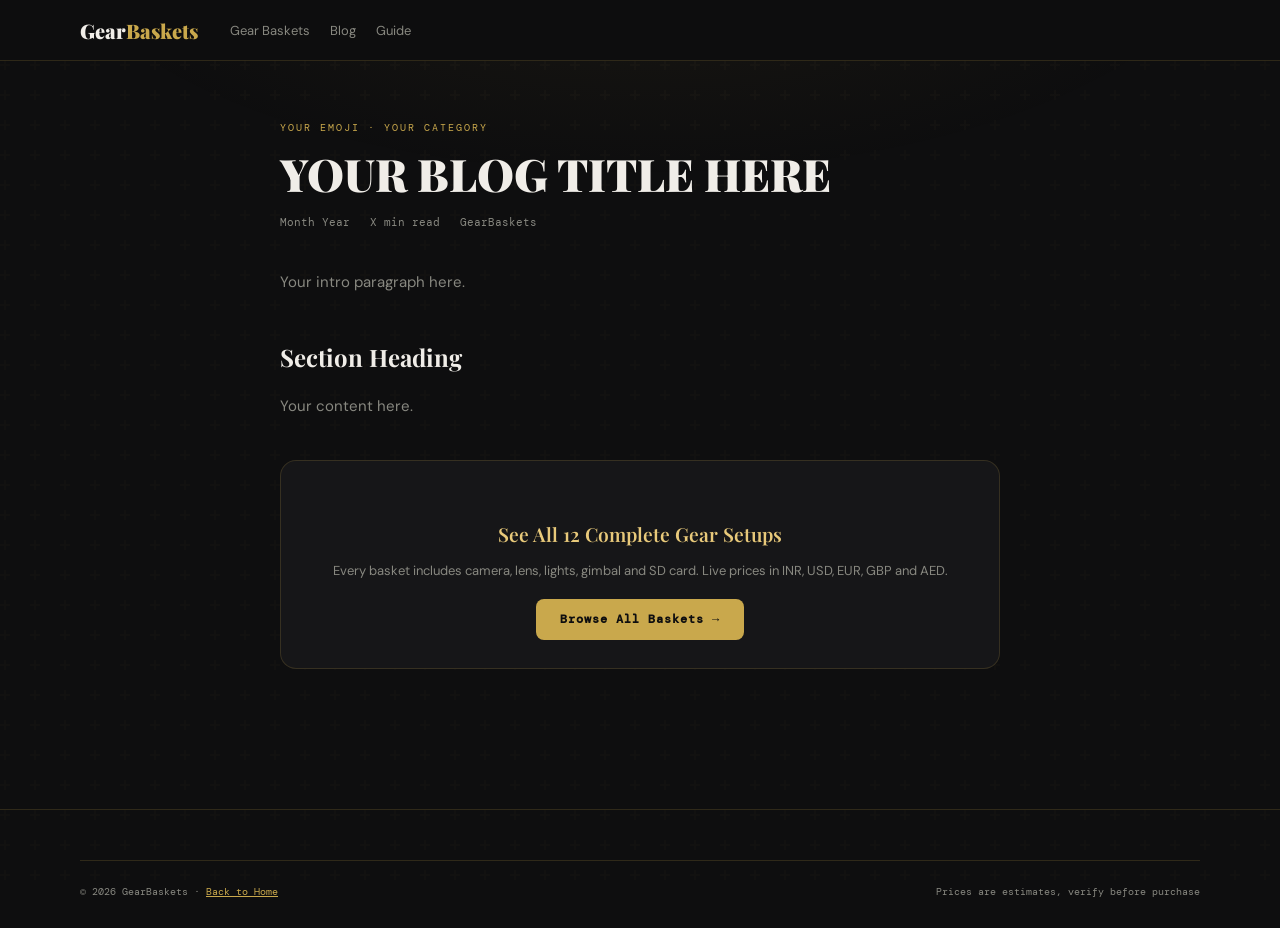
<file: blogs/_TEMPLATE.html>
<!DOCTYPE html>
<html lang="en">
<head>
<meta charset="UTF-8">
<meta name="viewport" content="width=device-width, initial-scale=1.0">
<title>YOUR BLOG TITLE HERE | GearBaskets</title>
<meta name="description" content="YOUR META DESCRIPTION — 150-160 characters.">
<meta name="keywords" content="your, seo, keywords, here">
<meta name="robots" content="index, follow">
<link rel="canonical" href="https://gearbaskets.com/blogs/YOUR-SLUG-HERE.html">

<meta property="og:type" content="article">
<meta property="og:title" content="YOUR BLOG TITLE HERE">
<meta property="og:description" content="YOUR META DESCRIPTION">
<meta property="og:url" content="https://gearbaskets.com/blogs/YOUR-SLUG-HERE.html">
<meta property="article:published_time" content="YYYY-MM-DD">

<script type="application/ld+json">
{
  "@context": "https://schema.org",
  "@type": "Article",
  "headline": "YOUR BLOG TITLE HERE",
  "description": "YOUR META DESCRIPTION",
  "author": {"@type": "Organization", "name": "GearBaskets"},
  "publisher": {"@type": "Organization", "name": "GearBaskets", "url": "https://gearbaskets.com"},
  "datePublished": "YYYY-MM-DD",
  "dateModified": "YYYY-MM-DD"
}
</script>

<link rel="preconnect" href="https://fonts.googleapis.com">
<link href="https://fonts.googleapis.com/css2?family=Playfair+Display:wght@700;900&family=DM+Sans:wght@300;400;500;600&family=DM+Mono:wght@400;500&display=swap" rel="stylesheet">
<link rel="stylesheet" href="../css/style.css">
</head>
<body>

<nav class="nav">
  <div class="nav-inner">
    <a href="/" class="logo">Gear<span>Baskets</span></a>
    <div class="nav-links">
      <a href="/#baskets">Gear Baskets</a>
      <a href="/#blogs">Blog</a>
      <a href="/#guide">Guide</a>
    </div>
  </div>
</nav>

<div class="container">
  <article class="blog-post">
    <header class="post-header">
      <div class="post-cat">YOUR EMOJI · YOUR CATEGORY</div>
      <h1 class="post-title">YOUR BLOG TITLE HERE</h1>
      <div class="post-meta">
        <span>Month Year</span>
        <span>X min read</span>
        <span>GearBaskets</span>
      </div>
    </header>

    <div class="post-body">

      <!-- WRITE YOUR CONTENT HERE -->
      <!-- Use: <h2>, <h3>, <p>, <ul><li>, <strong> -->
      <!-- Add a CTA block like below before the end -->

      <p>Your intro paragraph here.</p>

      <h2>Section Heading</h2>
      <p>Your content here.</p>

      <div class="post-cta">
        <h3>See All 12 Complete Gear Setups</h3>
        <p>Every basket includes camera, lens, lights, gimbal and SD card. Live prices in INR, USD, EUR, GBP and AED.</p>
        <a href="/#baskets">Browse All Baskets →</a>
      </div>

    </div>
  </article>
</div>

<footer class="footer">
  <div class="container">
    <div class="footer-bottom">
      <span>© 2026 GearBaskets · <a href="/" style="color:var(--gold)">Back to Home</a></span>
      <span>Prices are estimates, verify before purchase</span>
    </div>
  </div>
</footer>

</body>
</html>

<!--
HOW TO ADD A NEW BLOG POST TO THE SITE:
========================================
1. Copy this file, rename it to your-slug.html in /blogs/ folder
2. Fill in: title, meta description, keywords, canonical URL, published date, content
3. Open /data/blogs.js and add a new entry at the TOP of the BLOGS_DATA array:
   {
     slug: 'your-slug',
     title: 'Your Blog Title',
     category: 'Category Name',
     emoji: '📷',
     excerpt: 'Short description shown in blog card (2-3 sentences)',
     date: 'Month Year',
     readTime: 'X min read',
     tags: ['Tag1', 'Tag2'],
     seoKeywords: 'your, seo, keywords'
   }
4. Upload both files to your hosting. The homepage will automatically show the new post.

TIPS:
- Slug must match filename exactly: slug: 'my-post' → my-post.html
- Emoji shows as blog card thumbnail
- New posts added to TOP of BLOGS_DATA array appear first on homepage
- No build step needed — it is all plain HTML/JS
-->
</file>
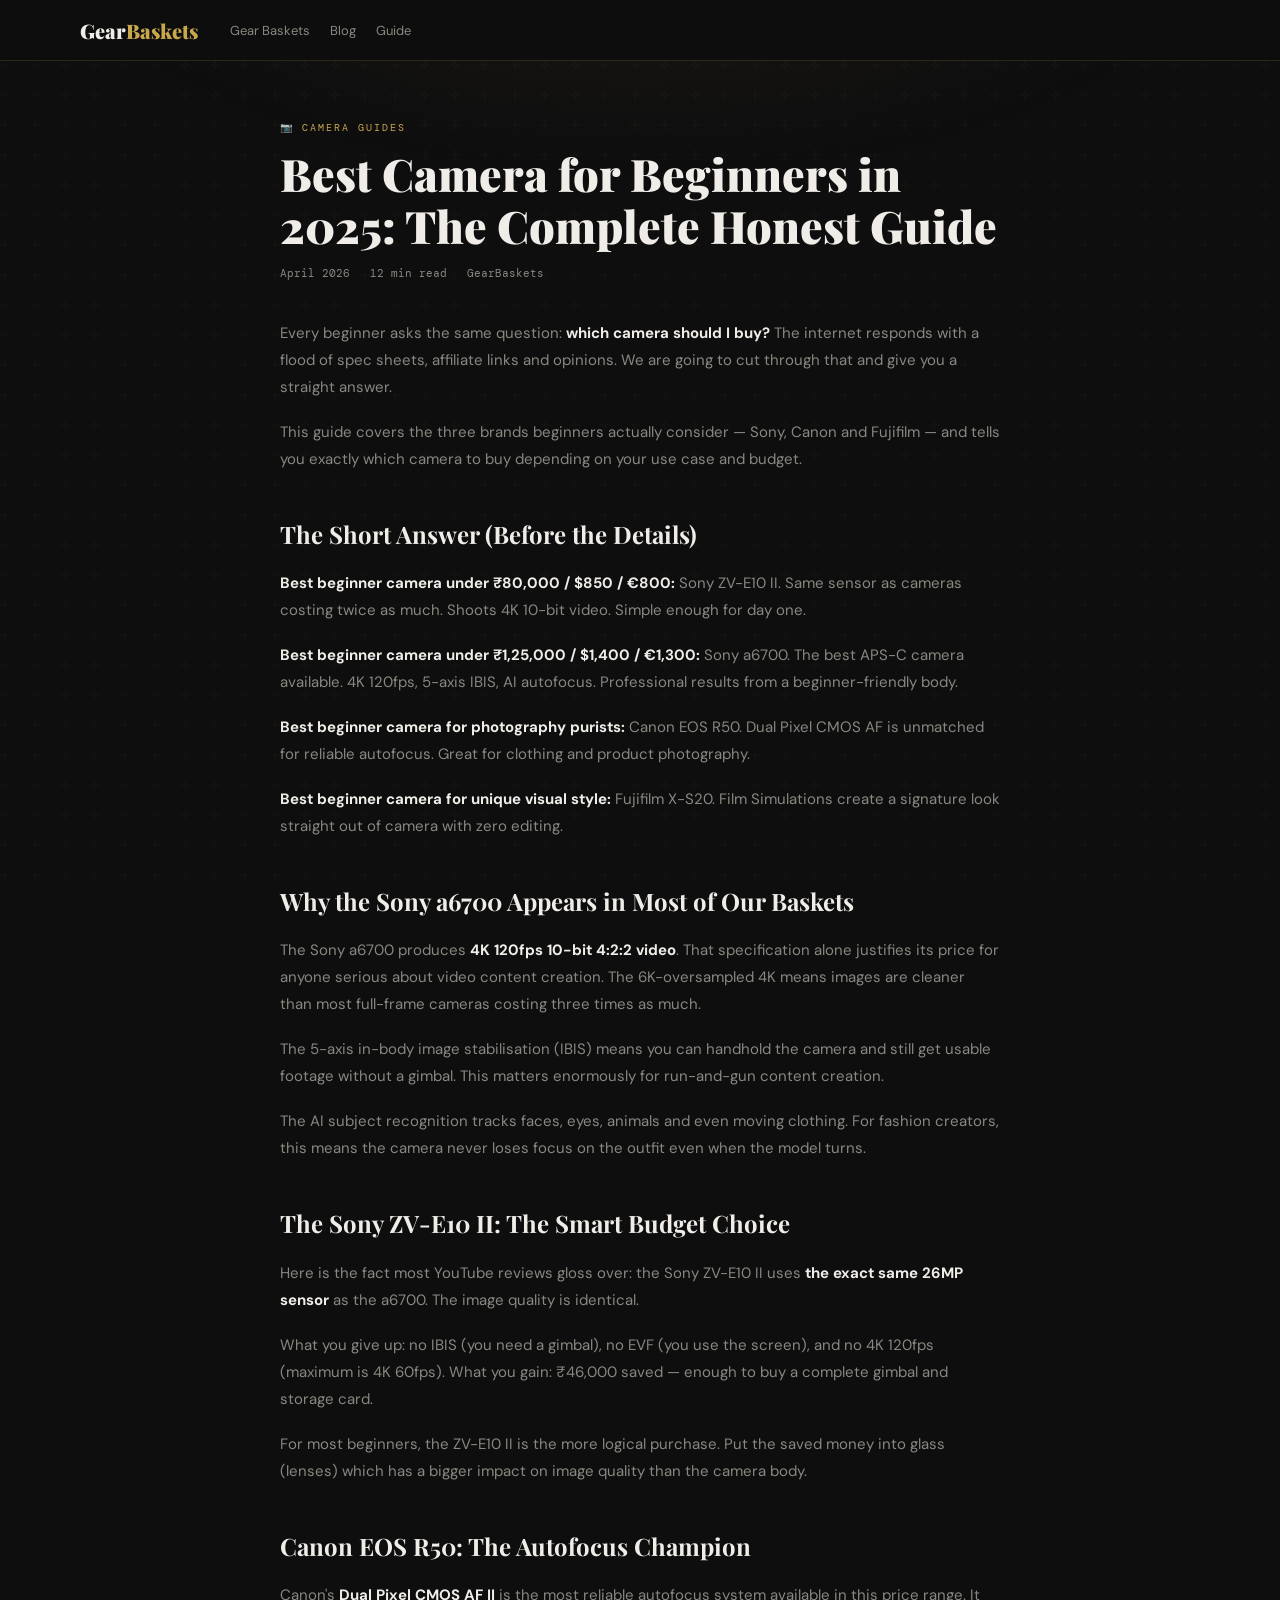
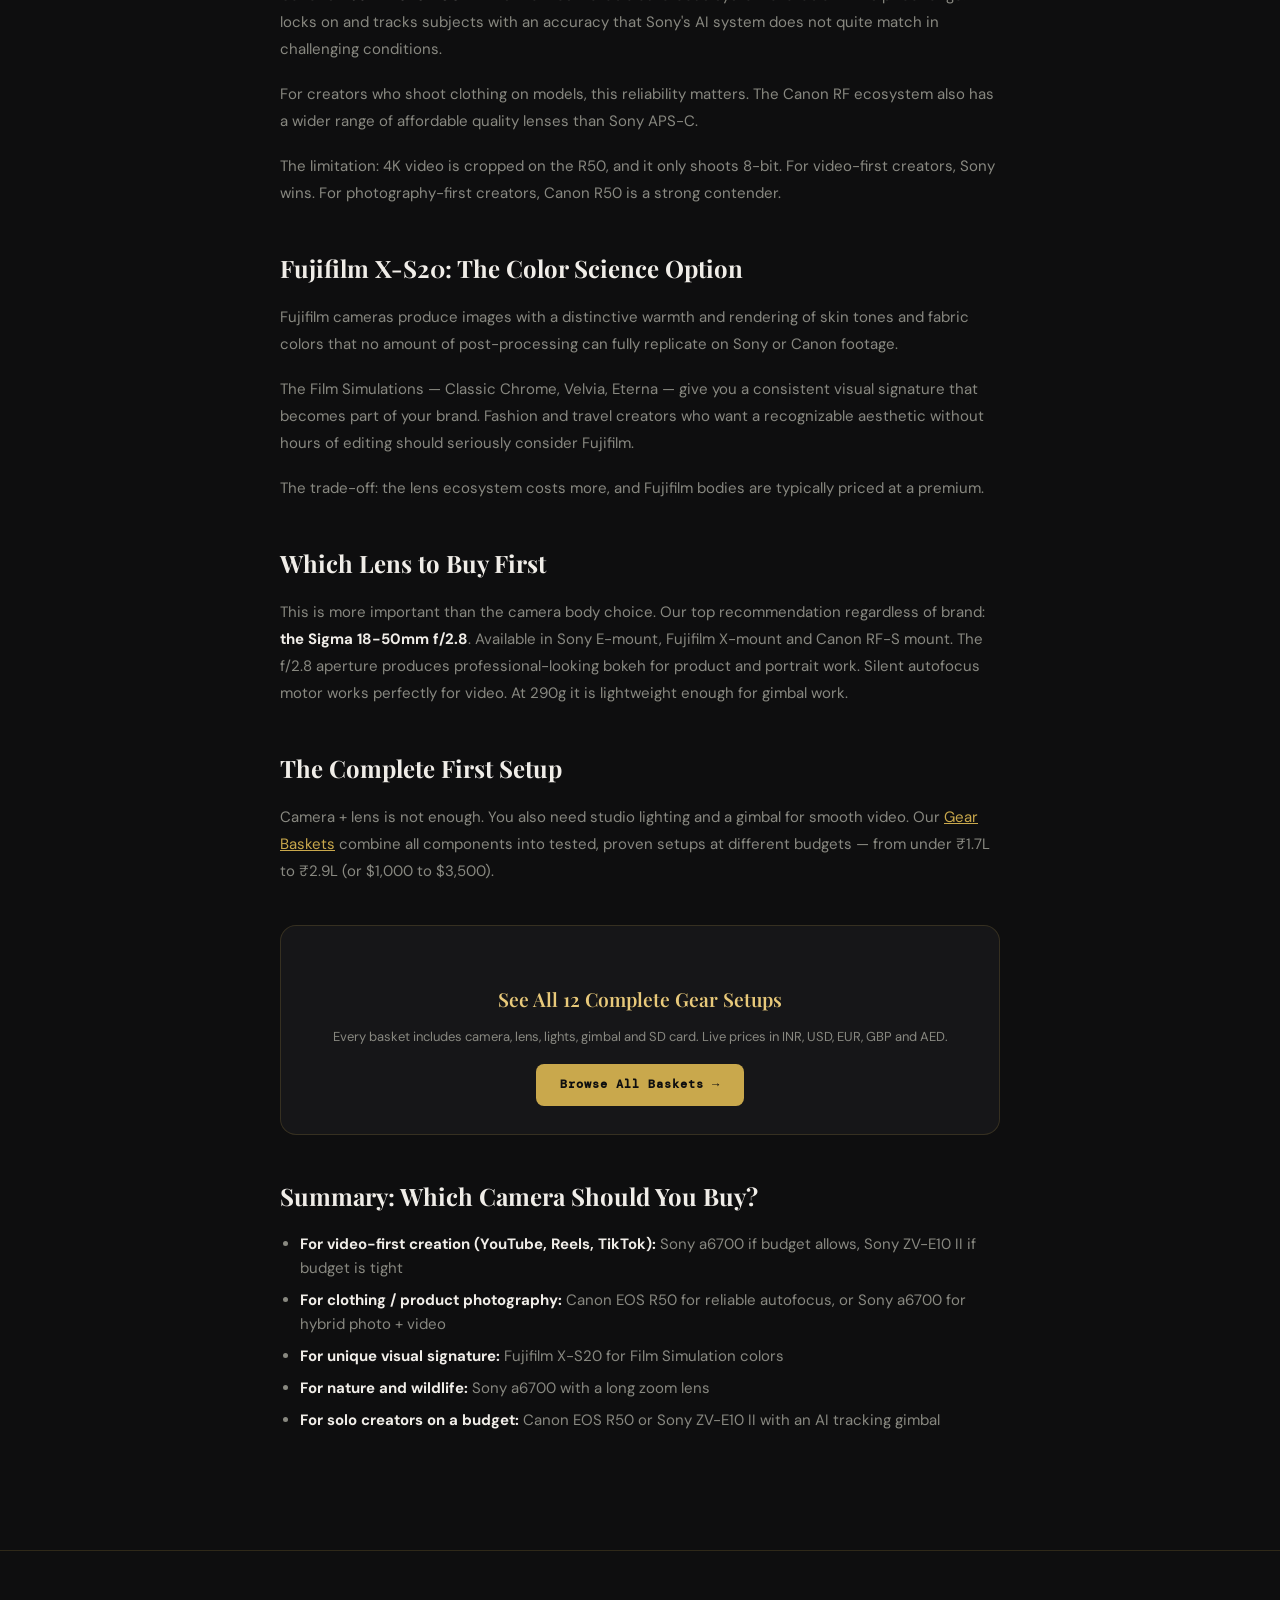
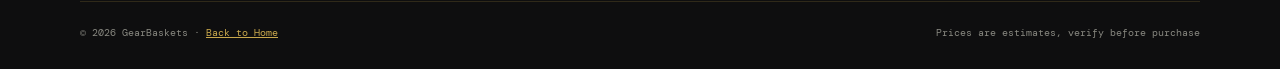
<file: blogs/best-camera-beginners-2025.html>
<!DOCTYPE html>
<html lang="en">
<head>
<meta charset="UTF-8">
<meta name="viewport" content="width=device-width, initial-scale=1.0">
<title>Best Camera for Beginners in 2025: The Complete Honest Guide | GearBaskets</title>
<meta name="description" content="Confused by specs? We cut through the noise. Sony, Canon or Fujifilm — here is exactly which camera to buy for your first year of content creation.">
<meta name="keywords" content="best camera for beginners 2025, first mirrorless camera, best beginner mirrorless under 2000 dollars, beginner content creator camera">
<meta name="robots" content="index, follow">
<link rel="canonical" href="https://gearbaskets.com/blogs/best-camera-beginners-2025.html">

<meta property="og:type" content="article">
<meta property="og:title" content="Best Camera for Beginners in 2025: The Complete Honest Guide">
<meta property="og:description" content="Sony, Canon or Fujifilm — here is exactly which camera to buy for your first year of content creation.">
<meta property="og:url" content="https://gearbaskets.com/blogs/best-camera-beginners-2025.html">
<meta property="article:published_time" content="2026-04-01">
<meta property="article:author" content="GearBaskets">

<script type="application/ld+json">
{
  "@context": "https://schema.org",
  "@type": "Article",
  "headline": "Best Camera for Beginners in 2025: The Complete Honest Guide",
  "description": "Confused by camera specs? We cut through the noise. Sony, Canon or Fujifilm — exactly which camera to buy for your first year of content creation.",
  "author": {"@type": "Organization", "name": "GearBaskets"},
  "publisher": {"@type": "Organization", "name": "GearBaskets", "url": "https://gearbaskets.com"},
  "datePublished": "2026-04-01",
  "dateModified": "2026-04-01",
  "mainEntityOfPage": {"@type": "WebPage", "@id": "https://gearbaskets.com/blogs/best-camera-beginners-2025.html"},
  "about": ["beginner camera", "mirrorless camera", "Sony a6700", "content creation", "camera buying guide"]
}
</script>
<script type="application/ld+json">
{
  "@context": "https://schema.org",
  "@type": "FAQPage",
  "mainEntity": [
    {
      "@type": "Question",
      "name": "What is the best camera for beginners in 2025?",
      "acceptedAnswer": {
        "@type": "Answer",
        "text": "The Sony ZV-E10 II is the best beginner camera under $800. It has the same sensor as the professional Sony a6700, shoots 4K 10-bit video, and costs significantly less. For those with a larger budget, the Sony a6700 is the best all-round APS-C camera available."
      }
    },
    {
      "@type": "Question",
      "name": "How much should a beginner spend on a camera?",
      "acceptedAnswer": {
        "@type": "Answer",
        "text": "A beginner should budget $600-$1000 for the camera body, plus $300-$500 for a quality lens. Total first setup cost including lights and a gimbal typically ranges from $1000 to $2500 depending on use case."
      }
    },
    {
      "@type": "Question",
      "name": "Should a beginner buy Sony, Canon or Fujifilm?",
      "acceptedAnswer": {
        "@type": "Answer",
        "text": "Sony for best video quality and autofocus at every price point. Canon for easiest autofocus and largest lens selection. Fujifilm for the most beautiful straight-out-of-camera colors if you want minimal editing."
      }
    }
  ]
}
</script>

<link rel="preconnect" href="https://fonts.googleapis.com">
<link href="https://fonts.googleapis.com/css2?family=Playfair+Display:wght@700;900&family=DM+Sans:wght@300;400;500;600&family=DM+Mono:wght@400;500&display=swap" rel="stylesheet">
<link rel="stylesheet" href="../css/style.css">
</head>
<body>

<nav class="nav">
  <div class="nav-inner">
    <a href="/" class="logo">Gear<span>Baskets</span></a>
    <div class="nav-links">
      <a href="/#baskets">Gear Baskets</a>
      <a href="/#blogs">Blog</a>
      <a href="/#guide">Guide</a>
    </div>
  </div>
</nav>

<div class="container">
  <article class="blog-post">
    <header class="post-header">
      <div class="post-cat">📷 Camera Guides</div>
      <h1 class="post-title">Best Camera for Beginners in 2025: The Complete Honest Guide</h1>
      <div class="post-meta">
        <span>April 2026</span>
        <span>12 min read</span>
        <span>GearBaskets</span>
      </div>
    </header>

    <div class="post-body">

      <p>Every beginner asks the same question: <strong>which camera should I buy?</strong> The internet responds with a flood of spec sheets, affiliate links and opinions. We are going to cut through that and give you a straight answer.</p>

      <p>This guide covers the three brands beginners actually consider — Sony, Canon and Fujifilm — and tells you exactly which camera to buy depending on your use case and budget.</p>

      <h2>The Short Answer (Before the Details)</h2>

      <p><strong>Best beginner camera under ₹80,000 / $850 / €800:</strong> Sony ZV-E10 II. Same sensor as cameras costing twice as much. Shoots 4K 10-bit video. Simple enough for day one.</p>

      <p><strong>Best beginner camera under ₹1,25,000 / $1,400 / €1,300:</strong> Sony a6700. The best APS-C camera available. 4K 120fps, 5-axis IBIS, AI autofocus. Professional results from a beginner-friendly body.</p>

      <p><strong>Best beginner camera for photography purists:</strong> Canon EOS R50. Dual Pixel CMOS AF is unmatched for reliable autofocus. Great for clothing and product photography.</p>

      <p><strong>Best beginner camera for unique visual style:</strong> Fujifilm X-S20. Film Simulations create a signature look straight out of camera with zero editing.</p>

      <h2>Why the Sony a6700 Appears in Most of Our Baskets</h2>

      <p>The Sony a6700 produces <strong>4K 120fps 10-bit 4:2:2 video</strong>. That specification alone justifies its price for anyone serious about video content creation. The 6K-oversampled 4K means images are cleaner than most full-frame cameras costing three times as much.</p>

      <p>The 5-axis in-body image stabilisation (IBIS) means you can handhold the camera and still get usable footage without a gimbal. This matters enormously for run-and-gun content creation.</p>

      <p>The AI subject recognition tracks faces, eyes, animals and even moving clothing. For fashion creators, this means the camera never loses focus on the outfit even when the model turns.</p>

      <h2>The Sony ZV-E10 II: The Smart Budget Choice</h2>

      <p>Here is the fact most YouTube reviews gloss over: the Sony ZV-E10 II uses <strong>the exact same 26MP sensor</strong> as the a6700. The image quality is identical.</p>

      <p>What you give up: no IBIS (you need a gimbal), no EVF (you use the screen), and no 4K 120fps (maximum is 4K 60fps). What you gain: ₹46,000 saved — enough to buy a complete gimbal and storage card.</p>

      <p>For most beginners, the ZV-E10 II is the more logical purchase. Put the saved money into glass (lenses) which has a bigger impact on image quality than the camera body.</p>

      <h2>Canon EOS R50: The Autofocus Champion</h2>

      <p>Canon's <strong>Dual Pixel CMOS AF II</strong> is the most reliable autofocus system available in this price range. It locks on and tracks subjects with an accuracy that Sony's AI system does not quite match in challenging conditions.</p>

      <p>For creators who shoot clothing on models, this reliability matters. The Canon RF ecosystem also has a wider range of affordable quality lenses than Sony APS-C.</p>

      <p>The limitation: 4K video is cropped on the R50, and it only shoots 8-bit. For video-first creators, Sony wins. For photography-first creators, Canon R50 is a strong contender.</p>

      <h2>Fujifilm X-S20: The Color Science Option</h2>

      <p>Fujifilm cameras produce images with a distinctive warmth and rendering of skin tones and fabric colors that no amount of post-processing can fully replicate on Sony or Canon footage.</p>

      <p>The Film Simulations — Classic Chrome, Velvia, Eterna — give you a consistent visual signature that becomes part of your brand. Fashion and travel creators who want a recognizable aesthetic without hours of editing should seriously consider Fujifilm.</p>

      <p>The trade-off: the lens ecosystem costs more, and Fujifilm bodies are typically priced at a premium.</p>

      <h2>Which Lens to Buy First</h2>

      <p>This is more important than the camera body choice. Our top recommendation regardless of brand: <strong>the Sigma 18-50mm f/2.8</strong>. Available in Sony E-mount, Fujifilm X-mount and Canon RF-S mount. The f/2.8 aperture produces professional-looking bokeh for product and portrait work. Silent autofocus motor works perfectly for video. At 290g it is lightweight enough for gimbal work.</p>

      <h2>The Complete First Setup</h2>

      <p>Camera + lens is not enough. You also need studio lighting and a gimbal for smooth video. Our <a href="/#baskets">Gear Baskets</a> combine all components into tested, proven setups at different budgets — from under ₹1.7L to ₹2.9L (or $1,000 to $3,500).</p>

      <div class="post-cta">
        <h3>See All 12 Complete Gear Setups</h3>
        <p>Every basket includes camera, lens, lights, gimbal and SD card. Live prices in INR, USD, EUR, GBP and AED.</p>
        <a href="/#baskets">Browse All Baskets →</a>
      </div>

      <h2>Summary: Which Camera Should You Buy?</h2>

      <ul>
        <li><strong>For video-first creation (YouTube, Reels, TikTok):</strong> Sony a6700 if budget allows, Sony ZV-E10 II if budget is tight</li>
        <li><strong>For clothing / product photography:</strong> Canon EOS R50 for reliable autofocus, or Sony a6700 for hybrid photo + video</li>
        <li><strong>For unique visual signature:</strong> Fujifilm X-S20 for Film Simulation colors</li>
        <li><strong>For nature and wildlife:</strong> Sony a6700 with a long zoom lens</li>
        <li><strong>For solo creators on a budget:</strong> Canon EOS R50 or Sony ZV-E10 II with an AI tracking gimbal</li>
      </ul>

    </div>
  </article>
</div>

<footer class="footer">
  <div class="container">
    <div class="footer-bottom">
      <span>© 2026 GearBaskets · <a href="/" style="color:var(--gold)">Back to Home</a></span>
      <span>Prices are estimates, verify before purchase</span>
    </div>
  </div>
</footer>

</body>
</html>
</file>
<file: css/style.css>
:root {
  --gold: #C9A84C;
  --gold-light: #E8C97A;
  --dark: #0E0E0F;
  --dark2: #161618;
  --dark3: #1E1E21;
  --border: rgba(201,168,76,0.18);
  --text: #F0EDE8;
  --muted: #888880;
  --green: #4CAF85;
  --red: #CF6679;
  --blue: #5B9BD5;
  --radius: 16px;
}

* { margin: 0; padding: 0; box-sizing: border-box; }

html { scroll-behavior: smooth; }

body {
  background: var(--dark);
  color: var(--text);
  font-family: 'DM Sans', sans-serif;
  min-height: 100vh;
  overflow-x: hidden;
}

body::before {
  content: '';
  position: fixed;
  inset: 0;
  background-image:
    radial-gradient(ellipse 80% 50% at 50% -10%, rgba(201,168,76,0.07) 0%, transparent 60%),
    url("data:image/svg+xml,%3Csvg width='60' height='60' viewBox='0 0 60 60' xmlns='http://www.w3.org/2000/svg'%3E%3Cg fill='none' fill-rule='evenodd'%3E%3Cg fill='%23C9A84C' fill-opacity='0.025'%3E%3Cpath d='M36 34v-4h-2v4h-4v2h4v4h2v-4h4v-2h-4zm0-30V0h-2v4h-4v2h4v4h2V6h4V4h-4zM6 34v-4H4v4H0v2h4v4h2v-4h4v-2H6zM6 4V0H4v4H0v2h4v4h2V6h4V4H6z'/%3E%3C/g%3E%3C/g%3E%3C/svg%3E");
  pointer-events: none;
  z-index: 0;
}

.container {
  position: relative;
  z-index: 1;
  max-width: 1160px;
  margin: 0 auto;
  padding: 0 20px;
}

/* ── NAV ── */
.nav {
  position: sticky;
  top: 0;
  z-index: 100;
  background: rgba(14,14,15,0.92);
  backdrop-filter: blur(12px);
  border-bottom: 1px solid var(--border);
}
.nav-inner {
  max-width: 1160px;
  margin: 0 auto;
  padding: 0 20px;
  height: 60px;
  display: flex;
  align-items: center;
  gap: 32px;
}
.logo {
  font-family: 'Playfair Display', serif;
  font-size: 1.25rem;
  font-weight: 900;
  color: var(--text);
  text-decoration: none;
}
.logo span { color: var(--gold); }
.nav-links { display: flex; gap: 20px; }
.nav-links a {
  color: var(--muted);
  text-decoration: none;
  font-size: 13px;
  transition: color 0.2s;
}
.nav-links a:hover { color: var(--text); }

/* CURRENCY BAR */
.currency-bar {
  display: flex;
  align-items: center;
  gap: 8px;
  margin-left: auto;
}
.currency-label {
  font-family: 'DM Mono', monospace;
  font-size: 10px;
  color: var(--muted);
  text-transform: uppercase;
  letter-spacing: 1px;
}
.currency-btns { display: flex; gap: 4px; }
.cur-btn {
  background: transparent;
  border: 1px solid var(--border);
  border-radius: 6px;
  color: var(--muted);
  font-family: 'DM Mono', monospace;
  font-size: 10px;
  padding: 4px 8px;
  cursor: pointer;
  transition: all 0.2s;
}
.cur-btn.active, .cur-btn:hover {
  background: rgba(201,168,76,0.15);
  border-color: var(--gold);
  color: var(--gold-light);
}

/* ── HERO ── */
.hero {
  position: relative;
  z-index: 1;
  text-align: center;
  padding: 90px 20px 70px;
}
.hero-eyebrow {
  font-family: 'DM Mono', monospace;
  font-size: 11px;
  letter-spacing: 3px;
  text-transform: uppercase;
  color: var(--gold);
  margin-bottom: 20px;
}
.hero h1 {
  font-family: 'Playfair Display', serif;
  font-size: clamp(2.2rem, 6vw, 4rem);
  font-weight: 900;
  line-height: 1.1;
  margin-bottom: 20px;
}
.hero h1 span { color: var(--gold); }
.hero-sub {
  color: var(--muted);
  font-size: 15px;
  line-height: 1.7;
  max-width: 600px;
  margin: 0 auto 24px;
}
.hero-pills { display: flex; gap: 8px; justify-content: center; flex-wrap: wrap; margin-bottom: 32px; }
.pill {
  display: inline-flex;
  align-items: center;
  gap: 6px;
  background: rgba(201,168,76,0.08);
  border: 1px solid var(--border);
  border-radius: 100px;
  padding: 6px 14px;
  font-family: 'DM Mono', monospace;
  font-size: 11px;
  color: var(--gold-light);
}

.budget-range-bar {
  display: inline-flex;
  align-items: center;
  gap: 16px;
  background: var(--dark2);
  border: 1px solid var(--border);
  border-radius: 12px;
  padding: 14px 28px;
  margin-top: 8px;
}
.budget-item { text-align: center; }
.budget-from {
  display: block;
  font-family: 'DM Mono', monospace;
  font-size: 9px;
  text-transform: uppercase;
  letter-spacing: 1px;
  color: var(--muted);
  margin-bottom: 4px;
}
.budget-val {
  font-family: 'DM Mono', monospace;
  font-size: 18px;
  font-weight: 500;
  color: var(--gold-light);
}
.budget-divider { color: var(--muted); font-size: 1.2rem; }

/* ── SECTIONS COMMON ── */
.section-eyebrow {
  font-family: 'DM Mono', monospace;
  font-size: 10px;
  letter-spacing: 3px;
  text-transform: uppercase;
  color: var(--gold);
  margin-bottom: 12px;
}
.section-title {
  font-family: 'Playfair Display', serif;
  font-size: clamp(1.6rem, 4vw, 2.4rem);
  font-weight: 900;
  margin-bottom: 8px;
}
.section-title span { color: var(--gold); }
.section-sub { color: var(--muted); font-size: 13.5px; line-height: 1.6; margin-bottom: 32px; }

/* ── FOR-WHO ── */
.for-who { padding: 60px 0; }
.for-grid {
  display: grid;
  grid-template-columns: repeat(4, 1fr);
  gap: 14px;
  margin-top: 24px;
}
.for-card {
  background: var(--dark2);
  border: 1px solid var(--border);
  border-radius: var(--radius);
  padding: 24px 18px;
  transition: border-color 0.3s, box-shadow 0.3s;
}
.for-card:hover {
  border-color: rgba(201,168,76,0.4);
  box-shadow: 0 0 24px rgba(201,168,76,0.06);
}
.for-icon { font-size: 2rem; margin-bottom: 12px; }
.for-title { font-weight: 600; font-size: 14px; margin-bottom: 8px; }
.for-desc { color: var(--muted); font-size: 12.5px; line-height: 1.55; }

/* ── BASKETS ── */
.baskets-section { padding: 60px 0 80px; }

/* FILTER BAR */
.filter-bar {
  display: flex;
  gap: 8px;
  flex-wrap: wrap;
  margin-bottom: 28px;
}
.filter-btn {
  background: transparent;
  border: 1px solid var(--border);
  border-radius: 8px;
  color: var(--muted);
  font-family: 'DM Mono', monospace;
  font-size: 11px;
  padding: 6px 14px;
  cursor: pointer;
  transition: all 0.2s;
}
.filter-btn.active, .filter-btn:hover {
  background: rgba(201,168,76,0.1);
  border-color: var(--gold);
  color: var(--gold-light);
}

/* BASKET CARD */
.basket {
  background: var(--dark2);
  border: 1px solid var(--border);
  border-radius: 18px;
  margin-bottom: 14px;
  overflow: hidden;
  transition: border-color 0.3s, box-shadow 0.3s;
}
.basket.top-pick {
  border-color: var(--gold);
  box-shadow: 0 0 50px rgba(201,168,76,0.1);
}
.basket:hover { border-color: rgba(201,168,76,0.4); }
.basket.expanded { border-color: var(--gold); }
.basket[data-filter-hidden="true"] { display: none; }

.ribbon {
  background: linear-gradient(90deg, #C9A84C, #E8C97A, #C9A84C);
  color: #0E0E0F;
  font-family: 'DM Mono', monospace;
  font-size: 10px;
  font-weight: 700;
  letter-spacing: 3px;
  text-transform: uppercase;
  text-align: center;
  padding: 7px;
  cursor: pointer;
}

.basket-header {
  display: flex;
  align-items: center;
  gap: 12px;
  padding: 16px 18px;
  cursor: pointer;
  user-select: none;
}
.basket-num {
  font-family: 'Playfair Display', serif;
  font-size: 2rem;
  font-weight: 900;
  color: rgba(201,168,76,0.2);
  line-height: 1;
  width: 40px;
  flex-shrink: 0;
}
.basket.expanded .basket-num, .basket.top-pick .basket-num { color: var(--gold); }

.thumb-strip {
  display: flex;
  gap: 8px;
  flex: 1;
  align-items: center;
  flex-wrap: wrap;
  min-width: 0;
  overflow: hidden;
}
.thumb-item {
  display: flex;
  align-items: center;
  gap: 7px;
  background: var(--dark3);
  border: 1px solid var(--border);
  border-radius: 10px;
  padding: 6px 10px 6px 6px;
  flex-shrink: 0;
}
.thumb-svg {
  width: 40px; height: 40px;
  background: #222224;
  border-radius: 6px;
  display: flex;
  align-items: center;
  justify-content: center;
  font-size: 1.3rem;
  flex-shrink: 0;
}
.thumb-brand { font-family: 'DM Mono', monospace; font-size: 9px; letter-spacing: 1px; text-transform: uppercase; color: var(--muted); }
.thumb-name { font-size: 11px; font-weight: 600; color: var(--text); line-height: 1.25; max-width: 110px; }

.header-right { display: flex; align-items: center; gap: 12px; margin-left: auto; flex-shrink: 0; }
.total-box { text-align: right; }
.total-label { font-size: 9px; color: var(--muted); font-family: 'DM Mono', monospace; text-transform: uppercase; letter-spacing: 1px; }
.total-amount { font-family: 'DM Mono', monospace; font-size: 13px; font-weight: 500; margin-top: 2px; white-space: nowrap; }
.total-amount.green { color: var(--green); }
.total-amount.amber { color: var(--gold-light); }
.total-amount.red { color: var(--red); }

.chevron {
  width: 30px; height: 30px;
  border-radius: 50%;
  border: 1px solid var(--border);
  display: flex; align-items: center; justify-content: center;
  transition: transform 0.3s, background 0.2s;
  flex-shrink: 0;
}
.chevron svg { stroke: var(--muted); fill: none; stroke-width: 2; width: 14px; height: 14px; }
.basket.expanded .chevron { transform: rotate(180deg); background: rgba(201,168,76,0.1); border-color: var(--gold); }
.basket.expanded .chevron svg { stroke: var(--gold); }

.basket-detail { display: none; border-top: 1px solid var(--border); }
.basket.expanded .basket-detail { display: block; }

.detail-grid {
  display: grid;
  grid-template-columns: 1fr 1fr 1fr 1fr;
  gap: 0;
}
.detail-col {
  padding: 22px 18px;
  border-right: 1px solid var(--border);
}
.detail-col:last-child { border-right: none; }
.detail-col.lens-pair { display: flex; flex-direction: column; gap: 0; padding: 0; }
.lens-half { padding: 18px 18px; flex: 1; }
.lens-half:first-child { border-bottom: 1px solid var(--border); }

.detail-cat {
  font-family: 'DM Mono', monospace;
  font-size: 9px;
  letter-spacing: 2px;
  text-transform: uppercase;
  color: var(--gold);
  margin-bottom: 12px;
}
.prod-img-wrap {
  width: 100%; height: 120px;
  background: #1a1a1c;
  border-radius: 10px;
  display: flex;
  align-items: center;
  justify-content: center;
  margin-bottom: 12px;
  border: 1px solid rgba(255,255,255,0.04);
  overflow: hidden;
}
.lens-half .prod-img-wrap { height: 90px; }
.prod-svg {
  width: 100%; height: 100%;
  display: flex; align-items: center; justify-content: center;
  flex-direction: column; gap: 6px;
}
.prod-svg .icon { font-size: 2.2rem; line-height: 1; }
.prod-svg .lbl { font-family: 'DM Mono', monospace; font-size: 8.5px; color: var(--muted); letter-spacing: 1px; text-transform: uppercase; text-align: center; padding: 0 4px; }

.prod-name {
  font-family: 'Playfair Display', serif;
  font-size: 0.92rem;
  font-weight: 700;
  line-height: 1.25;
  margin-bottom: 4px;
}
.prod-price {
  font-family: 'DM Mono', monospace;
  font-size: 11px;
  color: var(--gold-light);
  margin-bottom: 10px;
}
.specs { list-style: none; display: flex; flex-direction: column; gap: 5px; }
.specs li {
  font-size: 11.5px;
  color: var(--muted);
  display: flex;
  gap: 6px;
  line-height: 1.4;
}
.specs li::before { content: '→'; color: var(--gold); flex-shrink: 0; }
.specs li strong { color: var(--text); font-weight: 500; }

.tags { display: flex; flex-wrap: wrap; gap: 5px; margin-top: 10px; }
.tag { font-size: 9.5px; padding: 2px 7px; border-radius: 4px; font-family: 'DM Mono', monospace; }
.tag.pro { background: rgba(76,175,133,0.1); color: var(--green); border: 1px solid rgba(76,175,133,0.2); }
.tag.con { background: rgba(207,102,121,0.08); color: var(--red); border: 1px solid rgba(207,102,121,0.15); }
.tag.info { background: rgba(91,155,213,0.1); color: var(--blue); border: 1px solid rgba(91,155,213,0.2); }

.badge {
  display: inline-block;
  background: linear-gradient(135deg, #C9A84C, #E8C97A);
  color: #0E0E0F;
  font-size: 7.5px;
  font-weight: 700;
  letter-spacing: 1.5px;
  text-transform: uppercase;
  font-family: 'DM Mono', monospace;
  padding: 2px 6px;
  border-radius: 3px;
  margin-left: 6px;
  vertical-align: middle;
}

.budget-row {
  display: grid;
  grid-template-columns: repeat(5, 1fr);
  background: var(--dark3);
  border-top: 1px solid var(--border);
}
.bc {
  padding: 11px 16px;
  border-right: 1px solid var(--border);
  display: flex;
  justify-content: space-between;
  align-items: center;
  gap: 6px;
}
.bc:last-child { border-right: none; }
.bc-lbl { font-family: 'DM Mono', monospace; font-size: 8.5px; text-transform: uppercase; letter-spacing: 1px; color: var(--muted); }
.bc-val { font-family: 'DM Mono', monospace; font-size: 11.5px; color: var(--text); white-space: nowrap; }

.verdict {
  margin: 0 18px 18px;
  padding: 14px 16px;
  border-radius: 10px;
  background: rgba(201,168,76,0.04);
  border: 1px solid rgba(201,168,76,0.13);
  font-size: 12.5px;
  color: var(--text);
  line-height: 1.65;
}
.verdict strong { color: var(--gold-light); }

/* ── GUIDE ── */
.guide-section { padding: 60px 0; }
.guide-grid { display: flex; flex-direction: column; gap: 8px; margin-top: 24px; }
.guide-row {
  display: flex;
  align-items: flex-start;
  gap: 14px;
  padding: 14px 18px;
  border-radius: 12px;
  background: var(--dark2);
  border: 1px solid var(--border);
  text-decoration: none;
  color: var(--text);
  transition: border-color 0.2s;
}
.guide-row:hover { border-color: rgba(201,168,76,0.4); }
.guide-icon { font-size: 1.3rem; flex-shrink: 0; margin-top: 2px; }
.guide-title { font-weight: 600; font-size: 13.5px; margin-bottom: 4px; }
.guide-desc { color: var(--muted); font-size: 12.5px; line-height: 1.5; }
.guide-desc strong { color: var(--gold-light); }
.guide-arrow { margin-left: auto; color: var(--muted); font-size: 1.1rem; flex-shrink: 0; }

/* ── BLOG ── */
.blog-section { padding: 60px 0 80px; }
.blog-grid {
  display: grid;
  grid-template-columns: repeat(3, 1fr);
  gap: 18px;
  margin-top: 24px;
}
.blog-card {
  background: var(--dark2);
  border: 1px solid var(--border);
  border-radius: var(--radius);
  overflow: hidden;
  text-decoration: none;
  color: var(--text);
  transition: border-color 0.3s, transform 0.2s;
  display: flex;
  flex-direction: column;
}
.blog-card:hover { border-color: rgba(201,168,76,0.4); transform: translateY(-2px); }
.blog-thumb {
  height: 140px;
  background: var(--dark3);
  display: flex;
  align-items: center;
  justify-content: center;
  font-size: 3rem;
  border-bottom: 1px solid var(--border);
}
.blog-body { padding: 18px; flex: 1; display: flex; flex-direction: column; }
.blog-cat {
  font-family: 'DM Mono', monospace;
  font-size: 9px;
  letter-spacing: 2px;
  text-transform: uppercase;
  color: var(--gold);
  margin-bottom: 8px;
}
.blog-title { font-family: 'Playfair Display', serif; font-size: 1rem; font-weight: 700; line-height: 1.3; margin-bottom: 8px; }
.blog-excerpt { color: var(--muted); font-size: 12px; line-height: 1.55; flex: 1; }
.blog-meta {
  display: flex;
  justify-content: space-between;
  align-items: center;
  margin-top: 14px;
  padding-top: 12px;
  border-top: 1px solid var(--border);
}
.blog-date { font-family: 'DM Mono', monospace; font-size: 9.5px; color: var(--muted); }
.blog-read { font-family: 'DM Mono', monospace; font-size: 9.5px; color: var(--gold); }

.blog-load-more { text-align: center; margin-top: 32px; }

/* BUTTONS */
.btn-outline {
  background: transparent;
  border: 1px solid var(--border);
  border-radius: 10px;
  color: var(--text);
  font-family: 'DM Mono', monospace;
  font-size: 12px;
  padding: 10px 28px;
  cursor: pointer;
  transition: all 0.2s;
}
.btn-outline:hover {
  border-color: var(--gold);
  color: var(--gold-light);
  background: rgba(201,168,76,0.06);
}

/* ── FOOTER ── */
.footer {
  border-top: 1px solid var(--border);
  padding: 50px 0 30px;
}
.footer-top {
  display: flex;
  gap: 60px;
  margin-bottom: 40px;
}
.footer-brand { max-width: 280px; }
.footer-brand p { color: var(--muted); font-size: 13px; line-height: 1.6; margin-top: 10px; }
.footer-links { display: flex; gap: 60px; margin-left: auto; }
.footer-col { display: flex; flex-direction: column; gap: 10px; }
.footer-col-title { font-family: 'DM Mono', monospace; font-size: 10px; letter-spacing: 2px; text-transform: uppercase; color: var(--gold); margin-bottom: 4px; }
.footer-col a { color: var(--muted); text-decoration: none; font-size: 13px; transition: color 0.2s; }
.footer-col a:hover { color: var(--text); }
.footer-bottom {
  display: flex;
  justify-content: space-between;
  padding-top: 24px;
  border-top: 1px solid var(--border);
  font-family: 'DM Mono', monospace;
  font-size: 10px;
  color: var(--muted);
}

/* ── BLOG POST PAGE ── */
.blog-post { max-width: 760px; margin: 0 auto; padding: 60px 20px 100px; }
.post-header { margin-bottom: 40px; }
.post-cat { font-family: 'DM Mono', monospace; font-size: 10px; letter-spacing: 2px; text-transform: uppercase; color: var(--gold); margin-bottom: 14px; }
.post-title { font-family: 'Playfair Display', serif; font-size: clamp(1.8rem, 4vw, 2.8rem); font-weight: 900; line-height: 1.15; margin-bottom: 16px; }
.post-meta { display: flex; gap: 20px; color: var(--muted); font-family: 'DM Mono', monospace; font-size: 10.5px; margin-bottom: 24px; }
.post-body { font-size: 15px; line-height: 1.8; color: var(--text); }
.post-body h2 { font-family: 'Playfair Display', serif; font-size: 1.5rem; margin: 40px 0 14px; }
.post-body h3 { font-size: 1.1rem; font-weight: 600; margin: 28px 0 10px; color: var(--gold-light); }
.post-body p { margin-bottom: 18px; color: var(--muted); }
.post-body strong { color: var(--text); }
.post-body ul { margin: 0 0 18px 20px; }
.post-body ul li { margin-bottom: 8px; color: var(--muted); line-height: 1.6; }
.post-body a { color: var(--gold); }
.post-cta {
  background: var(--dark2);
  border: 1px solid var(--border);
  border-radius: var(--radius);
  padding: 28px;
  margin: 40px 0;
  text-align: center;
}
.post-cta h3 { font-family: 'Playfair Display', serif; font-size: 1.2rem; margin-bottom: 8px; }
.post-cta p { color: var(--muted); font-size: 13px; margin-bottom: 16px; }
.post-cta a {
  display: inline-block;
  background: var(--gold);
  color: #0E0E0F;
  text-decoration: none;
  border-radius: 8px;
  padding: 10px 24px;
  font-family: 'DM Mono', monospace;
  font-size: 12px;
  font-weight: 700;
  letter-spacing: 1px;
}

/* ── RESPONSIVE ── */
@media(max-width: 1024px) {
  .for-grid { grid-template-columns: 1fr 1fr; }
  .blog-grid { grid-template-columns: 1fr 1fr; }
  .footer-top { flex-wrap: wrap; }
  .footer-links { margin-left: 0; }
}

@media(max-width: 960px) {
  .detail-grid { grid-template-columns: 1fr 1fr; }
  .detail-col { border-bottom: 1px solid var(--border); }
  .detail-col:nth-child(even) { border-right: none; }
  .detail-col.lens-pair { grid-column: span 2; flex-direction: row; }
  .lens-half:first-child { border-bottom: none; border-right: 1px solid var(--border); }
  .budget-row { grid-template-columns: 1fr 1fr 1fr; }
  .bc:nth-child(3) { border-right: none; }
  .bc:nth-child(4), .bc:nth-child(5) { border-top: 1px solid var(--border); }
  .bc:nth-child(5) { border-right: none; }
}

@media(max-width: 768px) {
  .nav-links { display: none; }
  .currency-btns .cur-btn { padding: 4px 6px; font-size: 9px; }
  .thumb-strip { display: none; }
  .blog-grid { grid-template-columns: 1fr; }
  .for-grid { grid-template-columns: 1fr 1fr; }
}

@media(max-width: 600px) {
  .detail-grid { grid-template-columns: 1fr; }
  .detail-col { border-right: none; border-bottom: 1px solid var(--border); }
  .detail-col.lens-pair { grid-column: span 1; flex-direction: column; }
  .lens-half:first-child { border-right: none; border-bottom: 1px solid var(--border); }
  .budget-row { grid-template-columns: 1fr 1fr; }
  .bc:nth-child(2) { border-right: none; }
  .bc:nth-child(3), .bc:nth-child(4), .bc:nth-child(5) { border-top: 1px solid var(--border); }
  .bc:nth-child(4) { border-right: none; }
  .for-grid { grid-template-columns: 1fr; }
  .footer-links { flex-direction: column; gap: 24px; }
  .footer-bottom { flex-direction: column; gap: 8px; }
  .currency-bar { display: none; }
}

@media(max-width: 400px) {
  .budget-row { grid-template-columns: 1fr; }
  .bc { border-right: none; border-bottom: 1px solid var(--border); }
  .bc:last-child { border-bottom: none; }
}
</file>
